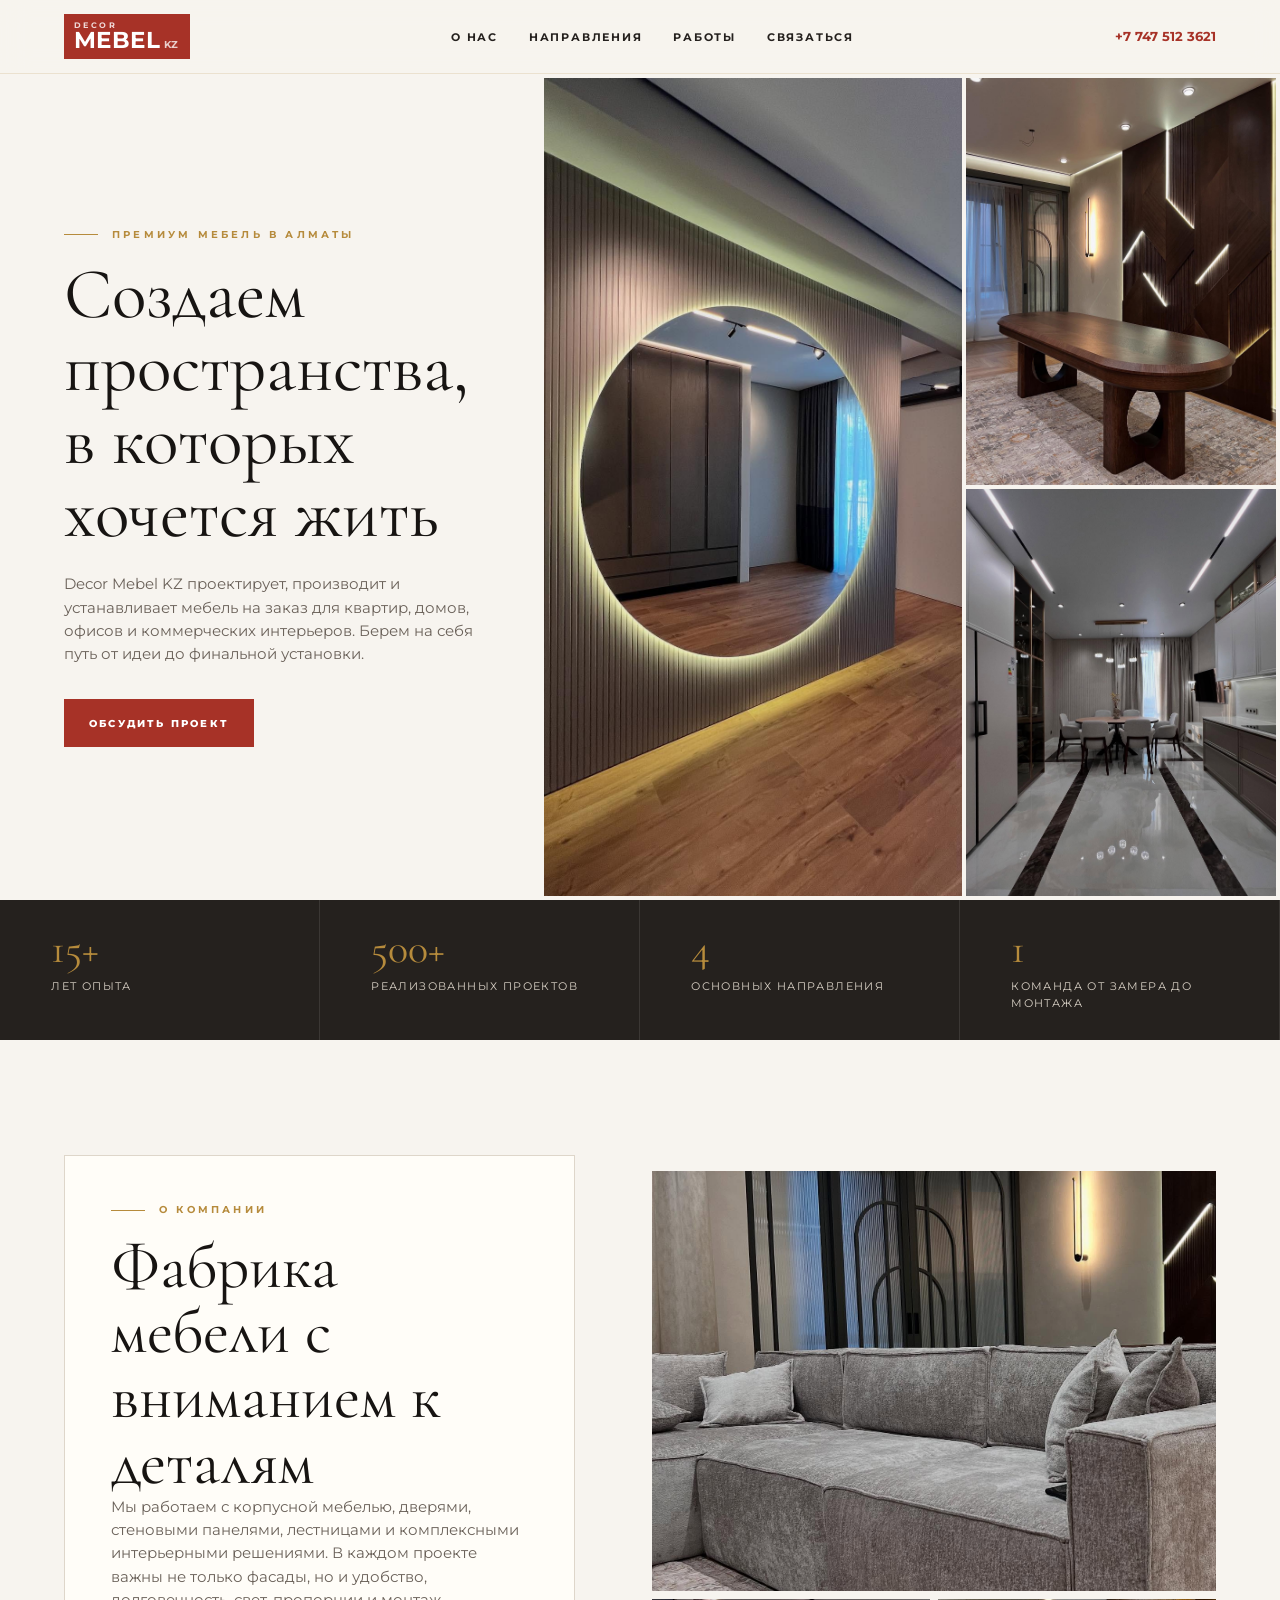
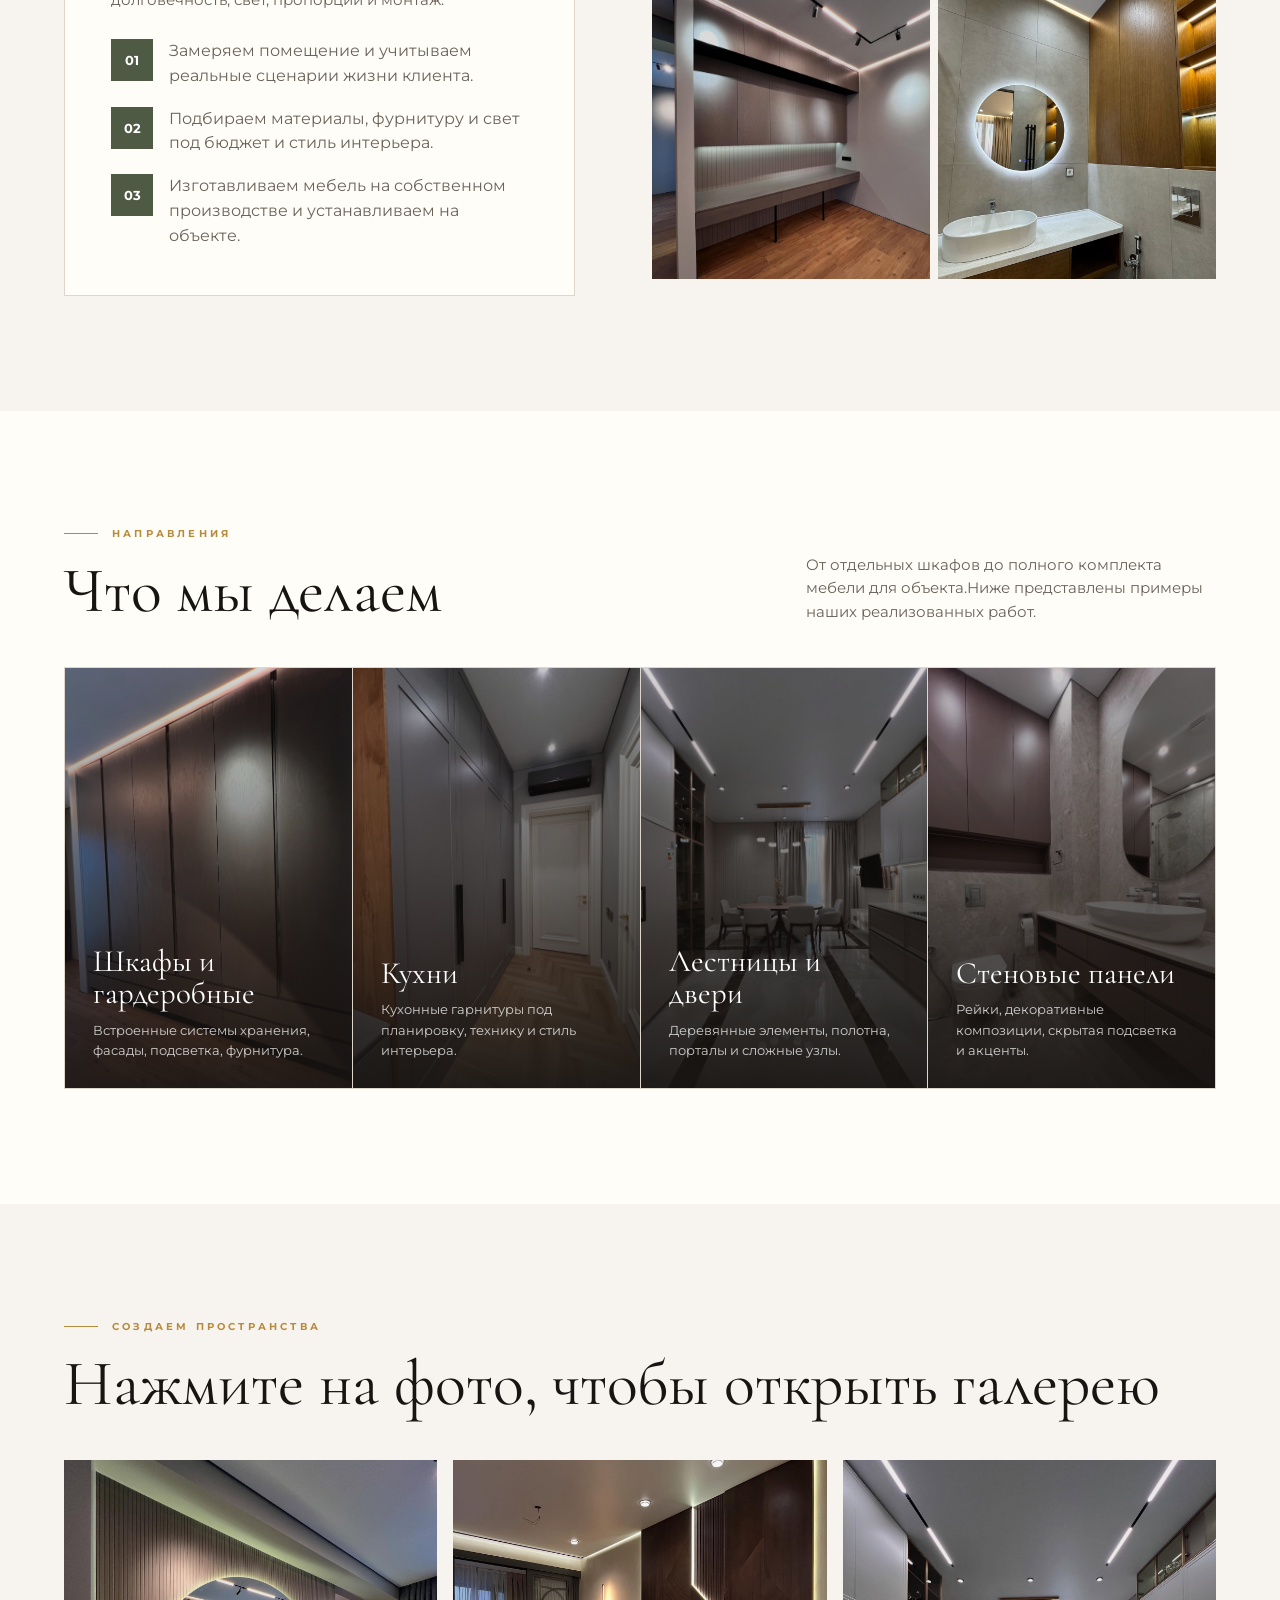
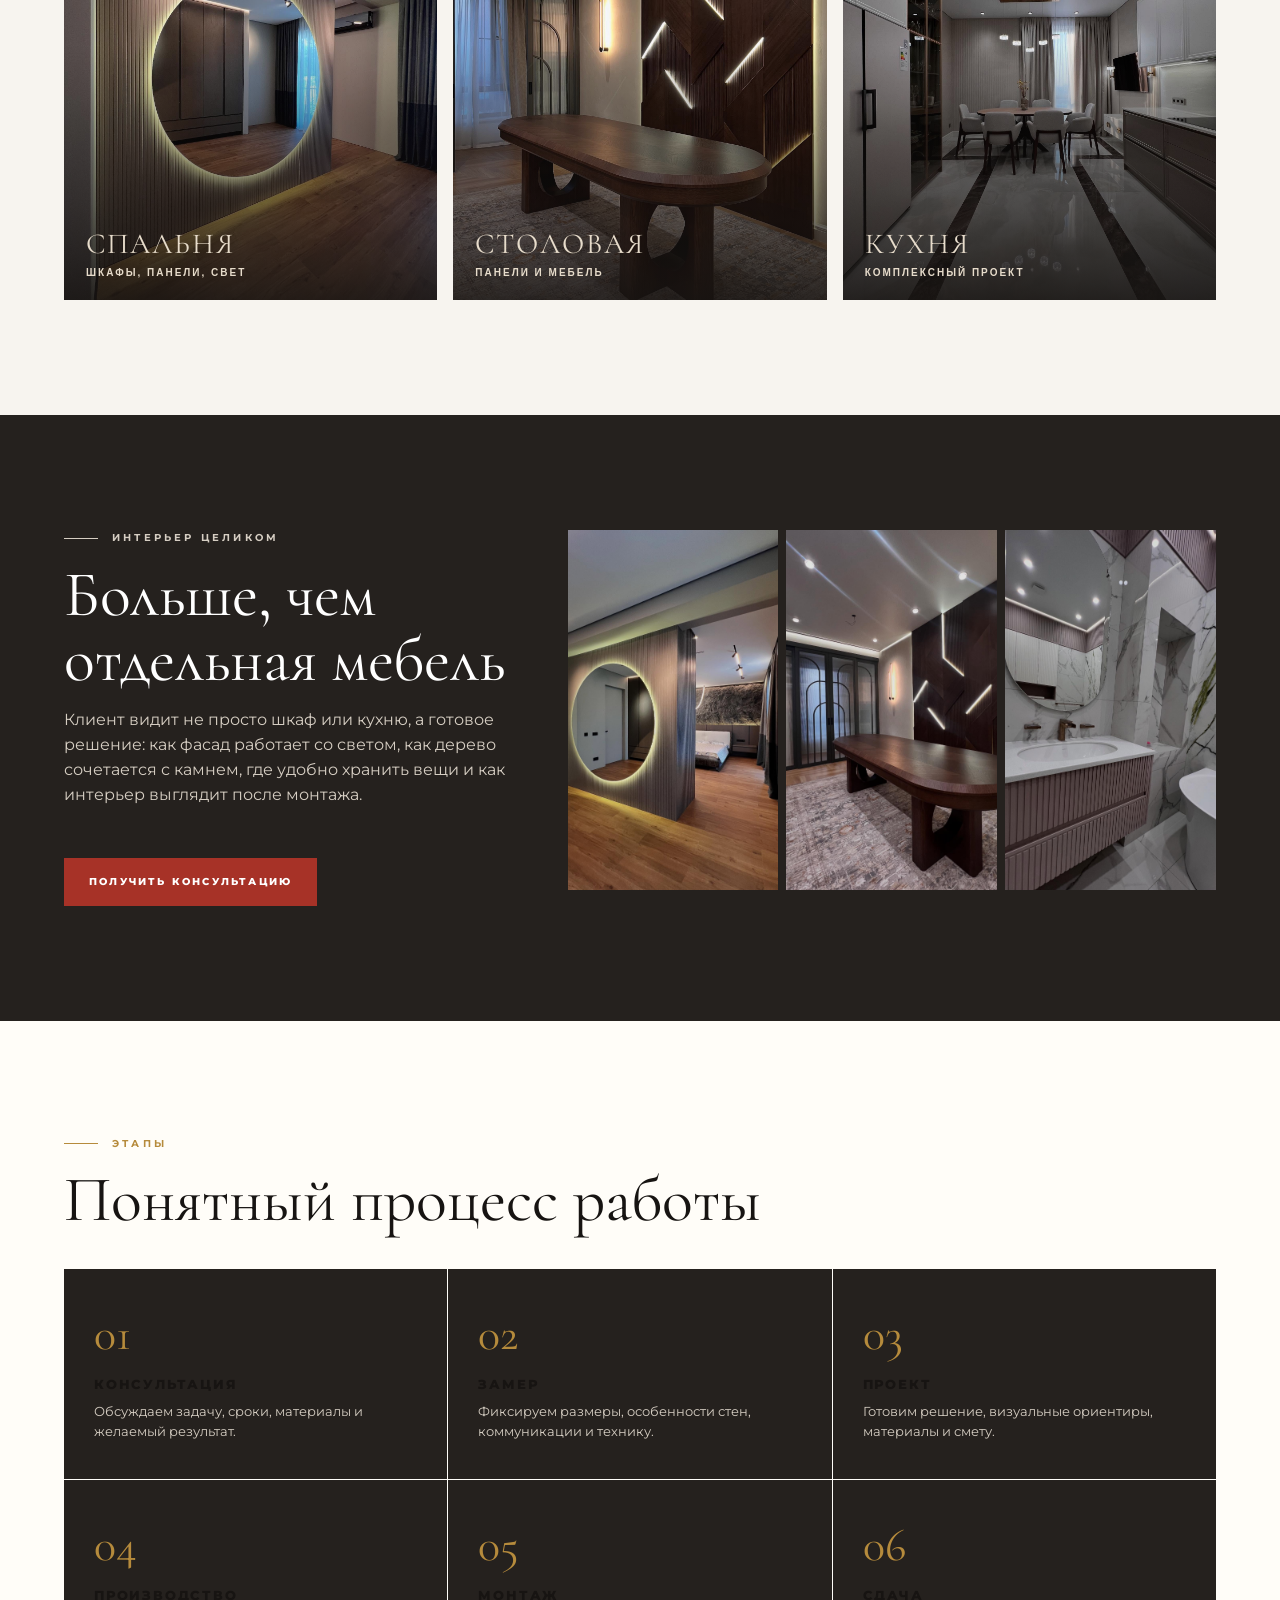
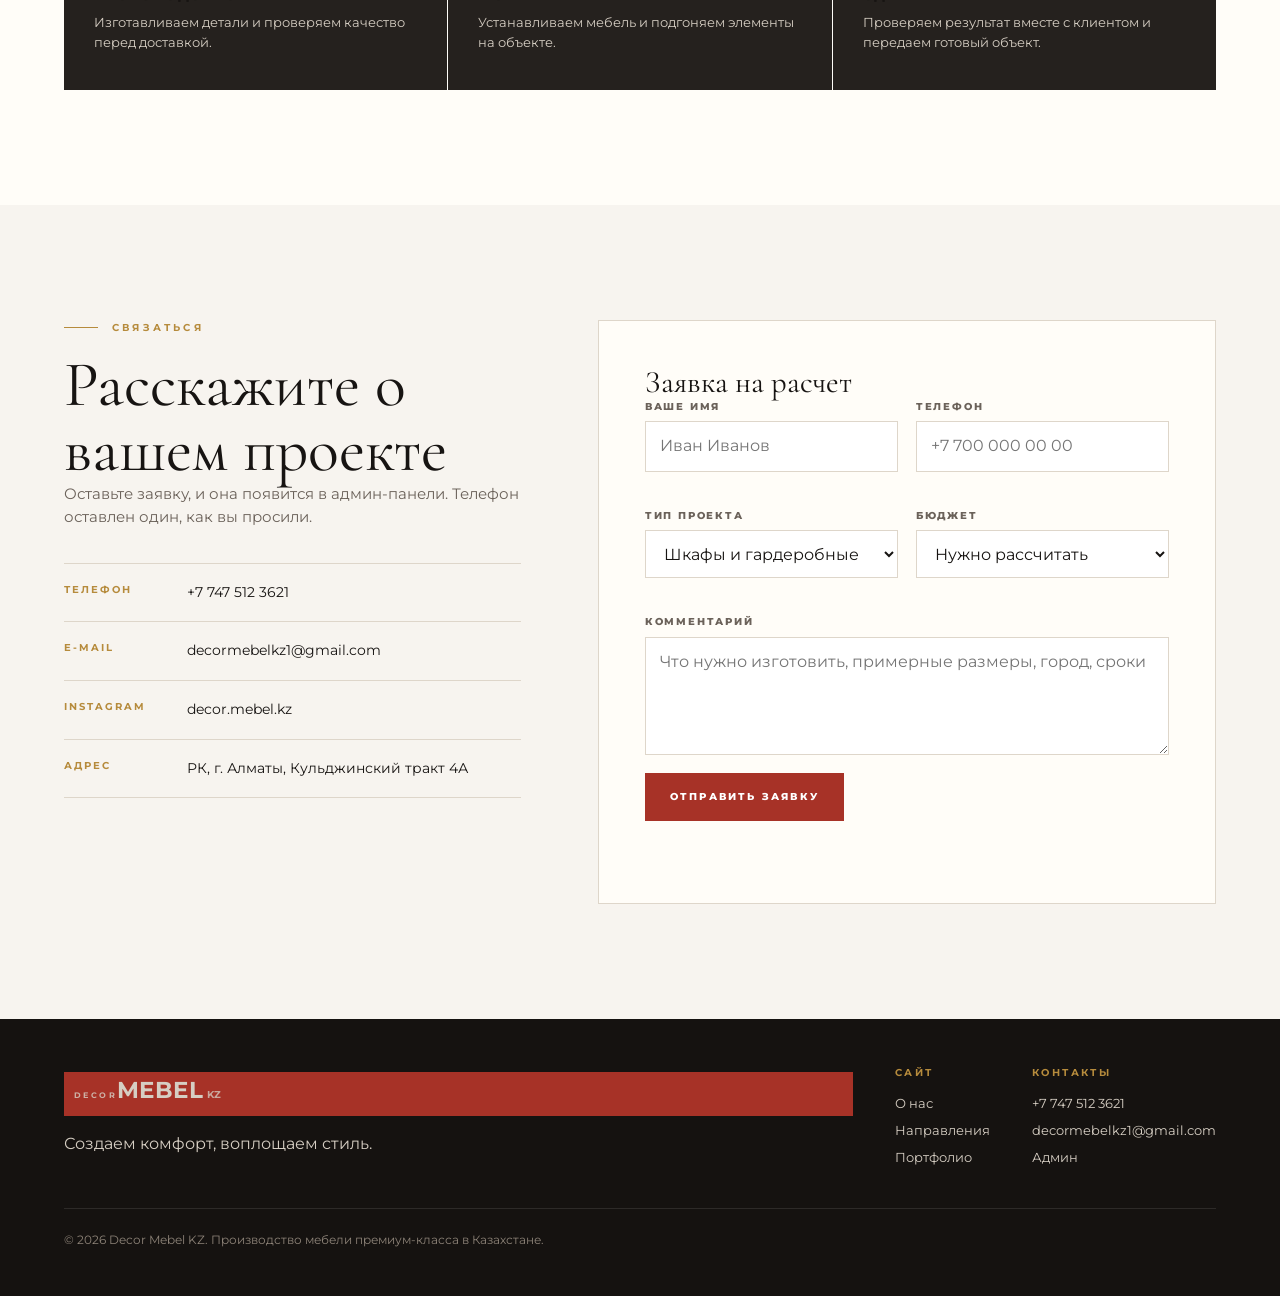
<file: index.html>
<!DOCTYPE html>
<html lang="ru">
<head>
  <meta charset="UTF-8">
  <meta name="viewport" content="width=device-width, initial-scale=1.0">
  <title>Decor Mebel KZ — мебель и интерьерные решения на заказ</title>
  <link rel="preconnect" href="https://fonts.googleapis.com">
  <link rel="preconnect" href="https://fonts.gstatic.com" crossorigin>
  <link href="https://fonts.googleapis.com/css2?family=Cormorant+Garamond:ital,wght@0,400;0,600;1,400&family=Montserrat:wght@400;500;600;700;800&display=swap" rel="stylesheet">
  <link rel="stylesheet" href="styles.css">
</head>
<body>
  <header class="site-header">
    <a class="brand" href="index.html"><small>Decor</small><strong>MEBEL<span>KZ</span></strong></a>
    <nav aria-label="Главная навигация">
      <ul class="nav-links">
        <li><a href="#about">О нас</a></li>
        <li><a href="#services">Направления</a></li>
        <li><a href="#projects">Работы</a></li>
        <li><a href="#contact">Связаться</a></li>
      </ul>
    </nav>
    <a class="header-phone" href="tel:+77013539183">+7 747 512 3621</a>
  </header>

  <main>
    <section class="hero">
      <div class="hero-copy">
        <p class="eyebrow">Премиум мебель в Алматы</p>
        <h1>Создаем пространства,<br>в которых хочется жить</h1>
        <p class="lead">Decor Mebel KZ проектирует, производит и устанавливает мебель на заказ для квартир, домов, офисов и коммерческих интерьеров. Берем на себя путь от идеи до финальной установки.</p>
        <div class="hero-actions">
          <a class="btn primary" href="#contact">Обсудить проект</a>
        </div>
      </div>
      <div class="hero-media" aria-label="Примеры работ Decor Mebel KZ">
        <img src="assets/work-01.jpeg" alt="Спальня с радиусным зеркалом и мебелью">
        <img src="assets/work-08.jpeg" alt="Декоративная стеновая панель и стол">
        <img src="assets/work-17.jpeg" alt="Кухня-столовая с мебелью на заказ">
      </div>
    </section>

    <section class="stats" aria-label="Преимущества">
      <div class="stat"><strong>15+</strong><span>лет опыта</span></div>
      <div class="stat"><strong>500+</strong><span>реализованных проектов</span></div>
      <div class="stat"><strong>4</strong><span>основных направления</span></div>
      <div class="stat"><strong>1</strong><span>команда от замера до монтажа</span></div>
    </section>

    <section class="section" id="about">
      <div class="about-grid">
        <div class="about-panel">
          <p class="section-kicker">О компании</p>
          <h2>Фабрика мебели с вниманием к деталям</h2>
          <p class="lead">Мы работаем с корпусной мебелью, дверями, стеновыми панелями, лестницами и комплексными интерьерными решениями. В каждом проекте важны не только фасады, но и удобство, долговечность, свет, пропорции и монтаж.</p>
          <div class="about-list">
            <div><b>01</b><p>Замеряем помещение и учитываем реальные сценарии жизни клиента.</p></div>
            <div><b>02</b><p>Подбираем материалы, фурнитуру и свет под бюджет и стиль интерьера.</p></div>
            <div><b>03</b><p>Изготавливаем мебель на собственном производстве и устанавливаем на объекте.</p></div>
          </div>
        </div>
        <div class="split-images">
          <img src="assets/work-12.jpeg" alt="Гостиная с диваном и декоративной мебелью">
          <img src="assets/work-05.jpeg" alt="Рабочая зона на заказ">
          <img src="assets/work-16.jpeg" alt="Санузел с мебелью и подсветкой">
        </div>
      </div>
    </section>

    <section class="section paper" id="services">
      <div class="section-head">
        <div>
          <p class="section-kicker">Направления</p>
          <h2>Что мы делаем</h2>
        </div>
        <p class="lead">От отдельных шкафов до полного комплекта мебели для объекта.Ниже представлены примеры наших реализованных работ.</p>
      </div>
      <div class="services-grid">
        <div class="service-card">
          <img src="assets/work-02.jpeg" alt="">
          <h3>Шкафы и гардеробные</h3>
          <p>Встроенные системы хранения, фасады, подсветка, фурнитура.</p>
        </div>
        <div class="service-card">
          <img src="assets/work-24.jpeg" alt="">
          <h3>Кухни</h3>
          <p>Кухонные гарнитуры под планировку, технику и стиль интерьера.</p>
       </div>
        <div class="service-card">
          <img src="assets/work-29.jpeg" alt="">
          <h3>Лестницы и двери</h3>
          <p>Деревянные элементы, полотна, порталы и сложные узлы.</p>
        </div>
        <div class="service-card">
          <img src="assets/work-26.jpeg" alt="">
          <h3>Стеновые панели</h3>
          <p>Рейки, декоративные композиции, скрытая подсветка и акценты.</p>
        </div>
      </div>
    </section>

    <section class="section" id="projects">
      <div class="section-head">
        <div>
          <p class="section-kicker">Создаем пространства</p>
          <h2>Нажмите на фото, чтобы открыть галерею</h2>
        </div>
      </div>
      <div class="projects-grid">
        <button class="project-card" type="button" data-gallery-index="0">
          <img src="assets/work-01.jpeg" alt="Спальня с зеркалом">
          <span class="caption"><b>Спальня</b><span>Шкафы, панели, свет</span></span>
        </button>
        <button class="project-card" type="button" data-gallery-index="7">
          <img src="assets/work-08.jpeg" alt="Столовая">
          <span class="caption"><b>Столовая</b><span>Панели и мебель</span></span>
        </button>
        <button class="project-card" type="button" data-gallery-index="16">
          <img src="assets/work-17.jpeg" alt="Кухня-столовая">
          <span class="caption"><b>Кухня</b><span>Комплексный проект</span></span>
        </button>
      </div>
    </section>

    <section class="section dark">
      <div class="wide-story">
        <div class="story-copy">
          <p class="section-kicker">Интерьер целиком</p>
          <h2>Больше, чем отдельная мебель</h2>
          <p>Клиент видит не просто шкаф или кухню, а готовое решение: как фасад работает со светом, как дерево сочетается с камнем, где удобно хранить вещи и как интерьер выглядит после монтажа.</p>
          <div class="section-actions">
            <a class="btn primary" href="#contact">Получить консультацию</a>
          </div>
        </div>
        <div class="story-gallery">
          <img src="assets/work-03.jpeg" alt="Спальня с перегородкой">
          <img src="assets/work-10.jpeg" alt="Столовая с панелями">
          <img src="assets/work-20.jpeg" alt="Санузел с мебелью">
        </div>
      </div>
    </section>

    <section class="section paper" id="process">
      <p class="section-kicker">Этапы</p>
      <h2>Понятный процесс работы</h2>
      <div class="steps">
        <div class="step"><b>01</b><h3>Консультация</h3><p>Обсуждаем задачу, сроки, материалы и желаемый результат.</p></div>
        <div class="step"><b>02</b><h3>Замер</h3><p>Фиксируем размеры, особенности стен, коммуникации и технику.</p></div>
        <div class="step"><b>03</b><h3>Проект</h3><p>Готовим решение, визуальные ориентиры, материалы и смету.</p></div>
        <div class="step"><b>04</b><h3>Производство</h3><p>Изготавливаем детали и проверяем качество перед доставкой.</p></div>
        <div class="step"><b>05</b><h3>Монтаж</h3><p>Устанавливаем мебель и подгоняем элементы на объекте.</p></div>
        <div class="step"><b>06</b><h3>Сдача</h3><p>Проверяем результат вместе с клиентом и передаем готовый объект.</p></div>
      </div>
    </section>

    <section class="section" id="contact">
      <div class="contact-grid">
        <div>
          <p class="section-kicker">Связаться</p>
          <h2>Расскажите о вашем проекте</h2>
          <p class="lead">Оставьте заявку, и она появится в админ-панели. Телефон оставлен один, как вы просили.</p>
          <div class="contact-list">
            <div class="contact-row"><b>Телефон</b><a href="tel:+77013539183">+7 747 512 3621</a></div>
            <div class="contact-row"><b>E-mail</b><a href="mailto:decormebelkz1@gmail.com">decormebelkz1@gmail.com</a></div>
            <div class="contact-row"><b>Instagram</b><a href="https://instagram.com/decor.mebel.kz" target="_blank" rel="noreferrer">decor.mebel.kz</a></div>
            <div class="contact-row"><b>Адрес</b><span>РК, г. Алматы, Кульджинский тракт 4А</span></div>
          </div>
        </div>
        <form class="contact-form" data-lead-form>
          <h3>Заявка на расчет</h3>
          <div class="form-grid">
            <div class="field"><label for="name">Ваше имя</label><input id="name" name="name" type="text" placeholder="Иван Иванов" required></div>
            <div class="field"><label for="phone">Телефон</label><input id="phone" name="phone" type="tel" placeholder="+7 700 000 00 00" required></div>
            <div class="field"><label for="project">Тип проекта</label><select id="project" name="project"><option>Шкафы и гардеробные</option><option>Кухня</option><option>Стеновые панели</option><option>Двери и лестницы</option><option>Комплексный проект</option></select></div>
            <div class="field"><label for="budget">Бюджет</label><select id="budget" name="budget"><option>Нужно рассчитать</option><option>До 1 млн ₸</option><option>1-3 млн ₸</option><option>3-5 млн ₸</option><option>5+ млн ₸</option></select></div>
            <div class="field full"><label for="message">Комментарий</label><textarea id="message" name="message" placeholder="Что нужно изготовить, примерные размеры, город, сроки"></textarea></div>
          </div>
          <button class="btn primary" type="submit">Отправить заявку</button>
          <p class="form-status" data-form-status></p>
        </form>
      </div>
    </section>
  </main>

  <footer class="site-footer">
    <div class="footer-grid">
      <div>
        <a class="brand" href="index.html"><small>Decor</small><strong>MEBEL<span>KZ</span></strong></a>
        <p>Создаем комфорт, воплощаем стиль.</p>
      </div>
      <div><h4>Сайт</h4><a href="#about">О нас</a><a href="#services">Направления</a><a href="projects.html">Портфолио</a></div>
      <div><h4>Контакты</h4><a href="tel:+77013539183">+7 747 512 3621</a><a href="mailto:decormebelkz1@gmail.com">decormebelkz1@gmail.com</a><a href="admin.html">Админ</a></div>
    </div>
    <div class="copyright">© 2026 Decor Mebel KZ. Производство мебели премиум-класса в Казахстане.</div>
  </footer>

  <div class="lightbox" data-lightbox aria-modal="true" role="dialog">
    <div class="lightbox-title" data-lightbox-title></div>
    <button class="lightbox-close" type="button" data-close aria-label="Закрыть">×</button>
    <button class="lightbox-prev" type="button" data-prev aria-label="Предыдущее фото">‹</button>
    <figure class="lightbox-figure"><img data-lightbox-image src="assets/work-01.jpeg" alt=""></figure>
    <button class="lightbox-next" type="button" data-next aria-label="Следующее фото">›</button>
    <div class="lightbox-thumbs" data-lightbox-thumbs></div>
  </div>

  <script src="app.js"></script>
</body>
</html>
</file>
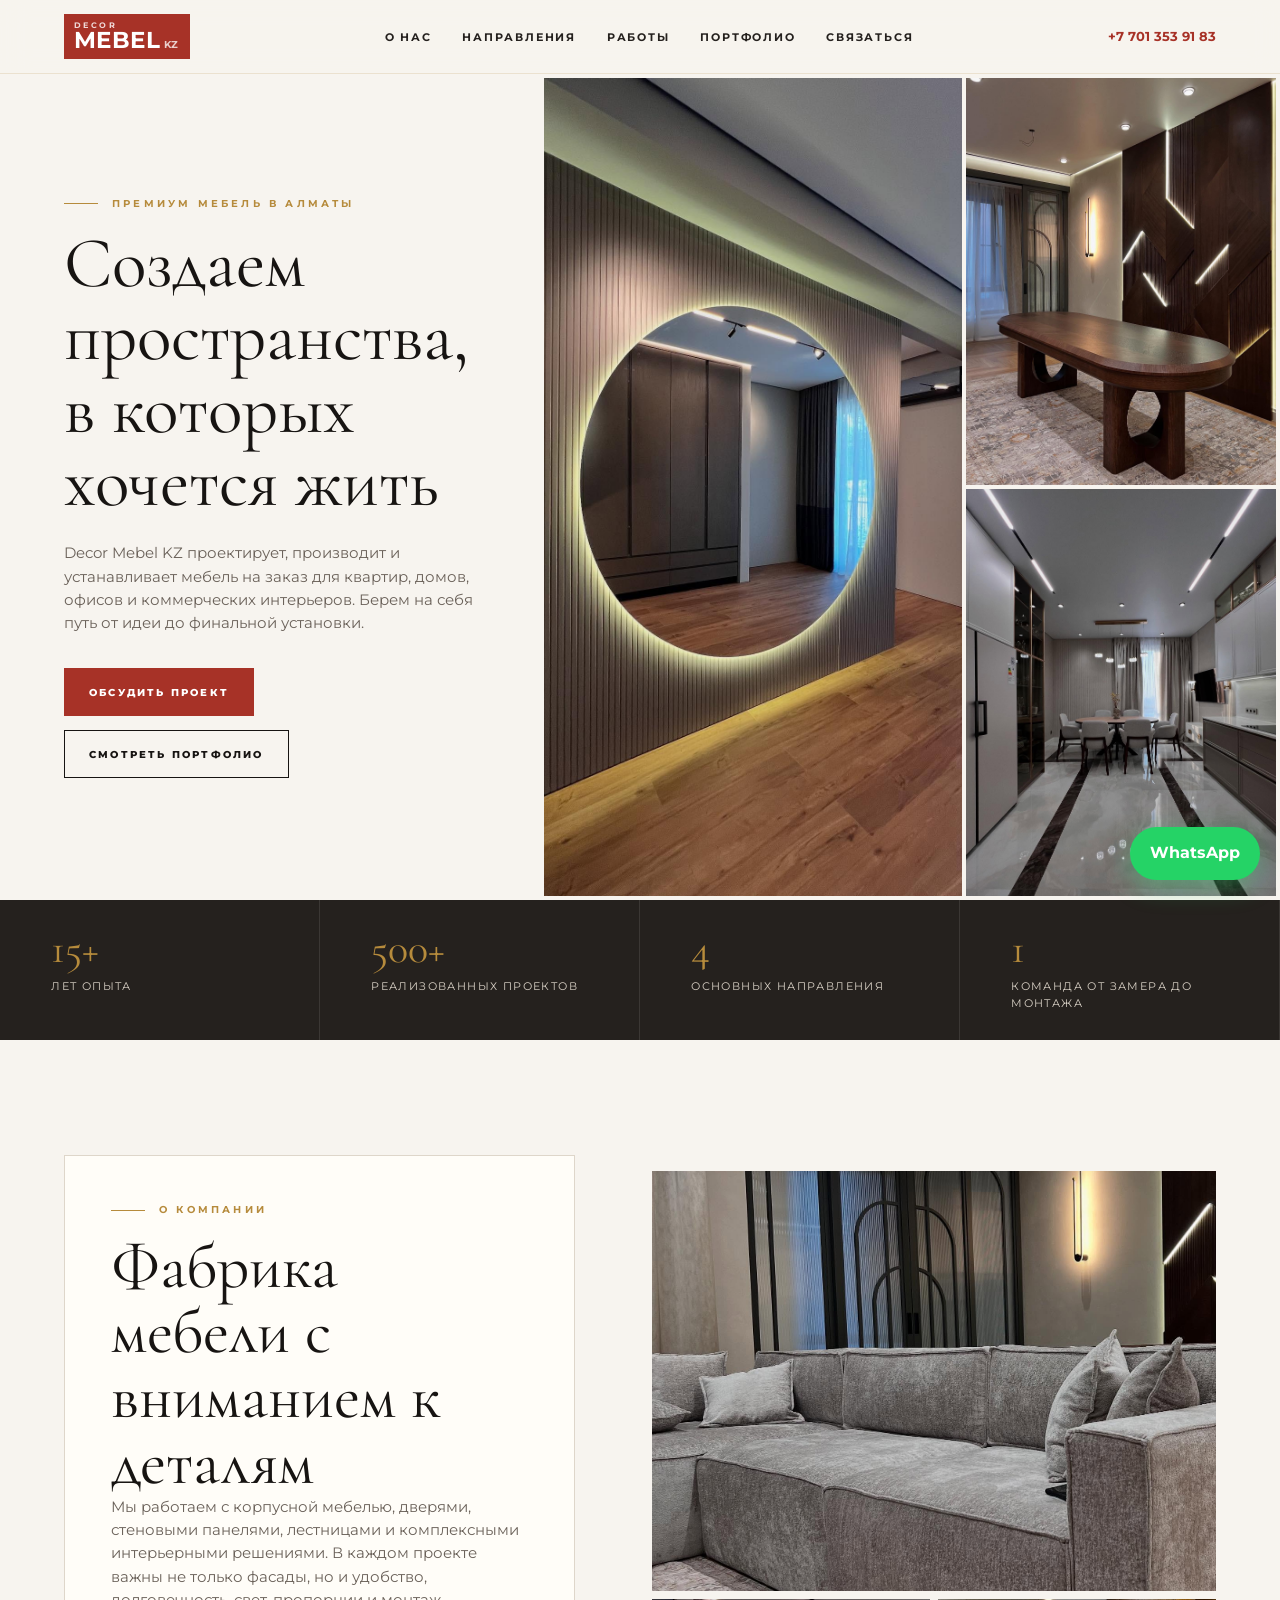
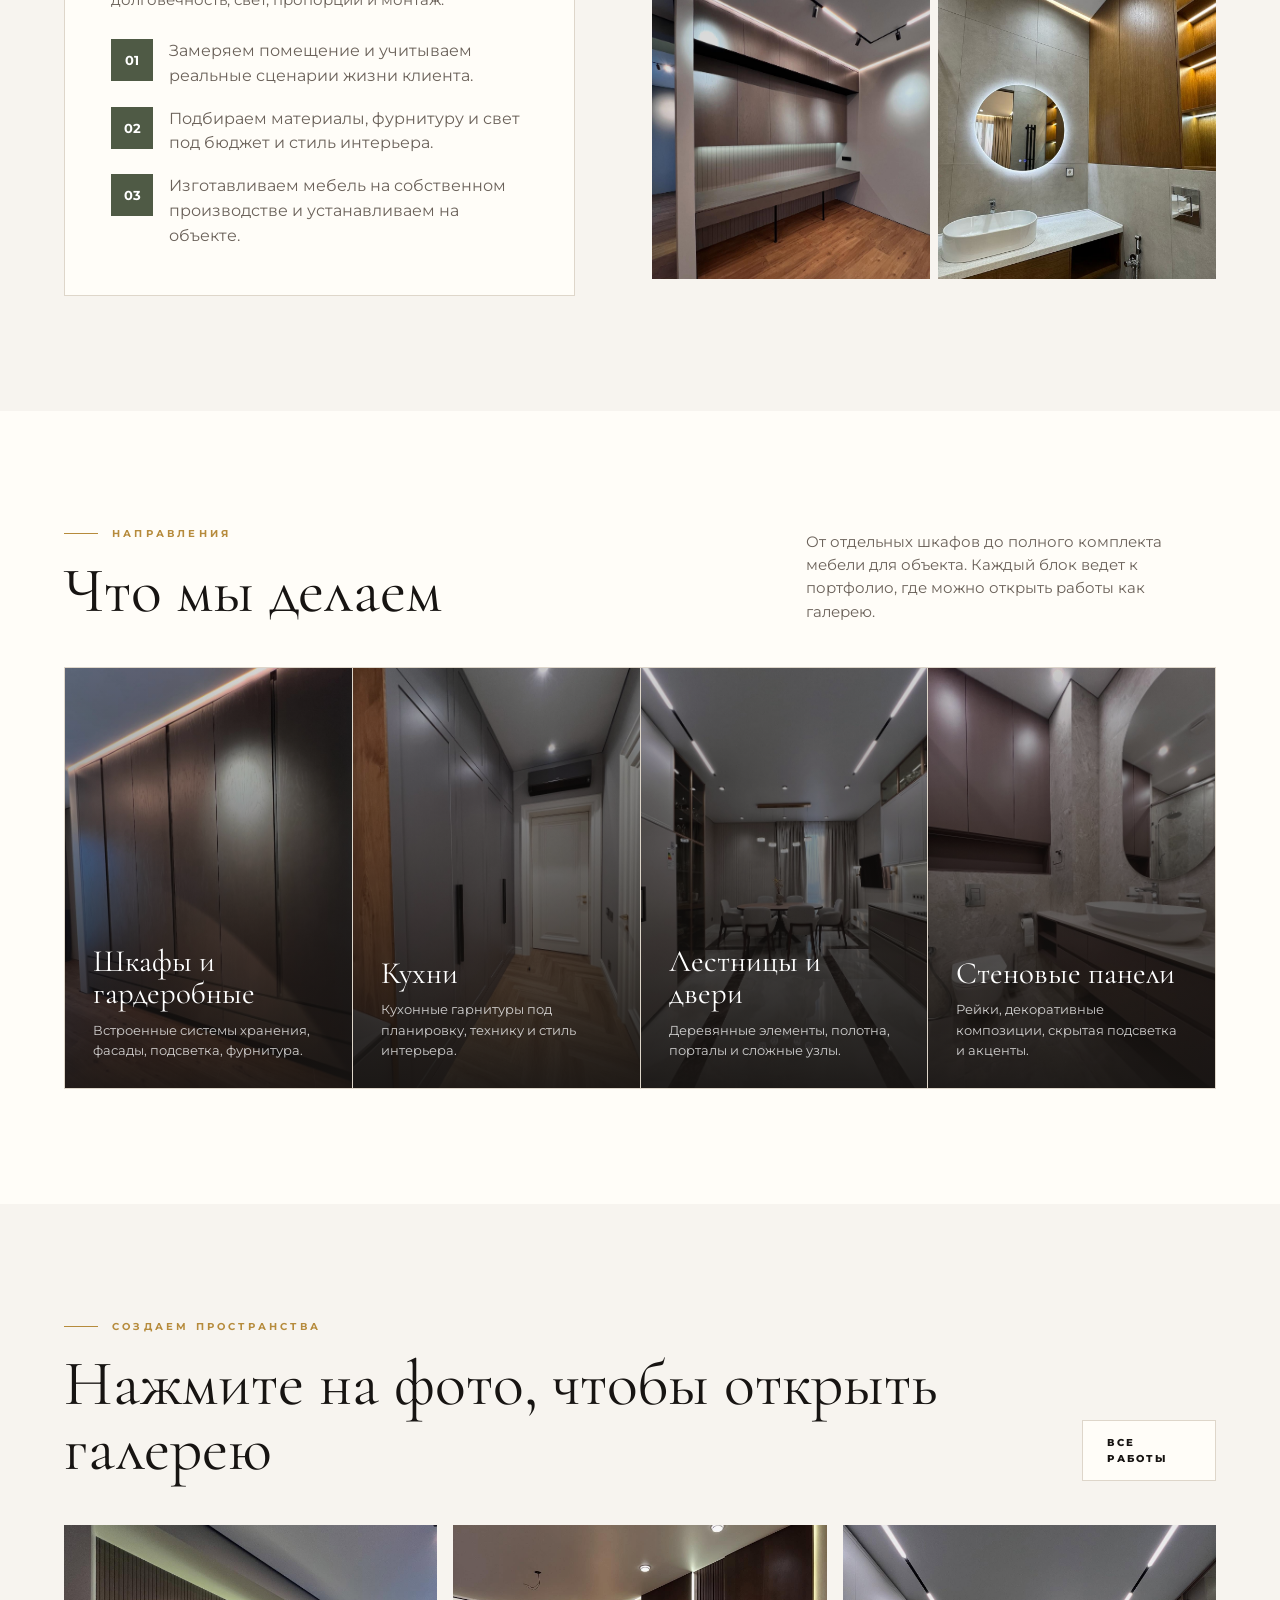
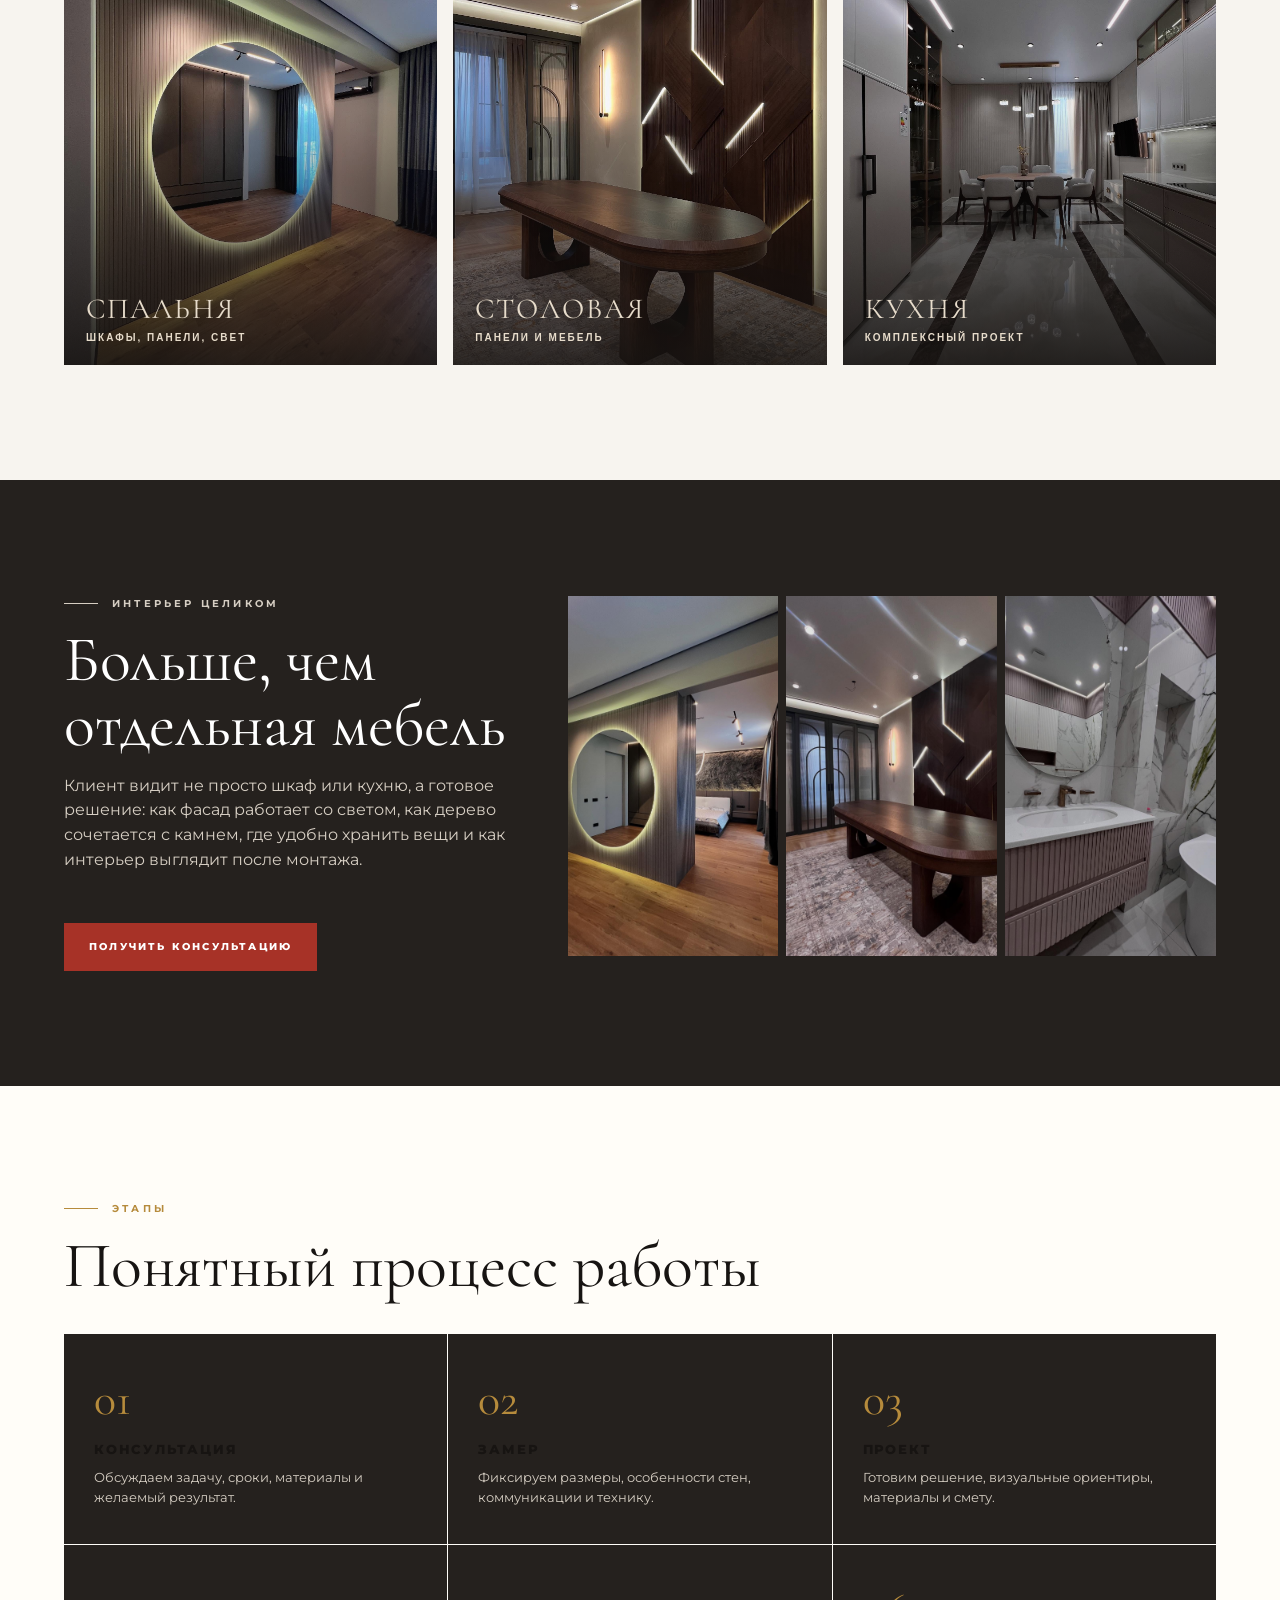
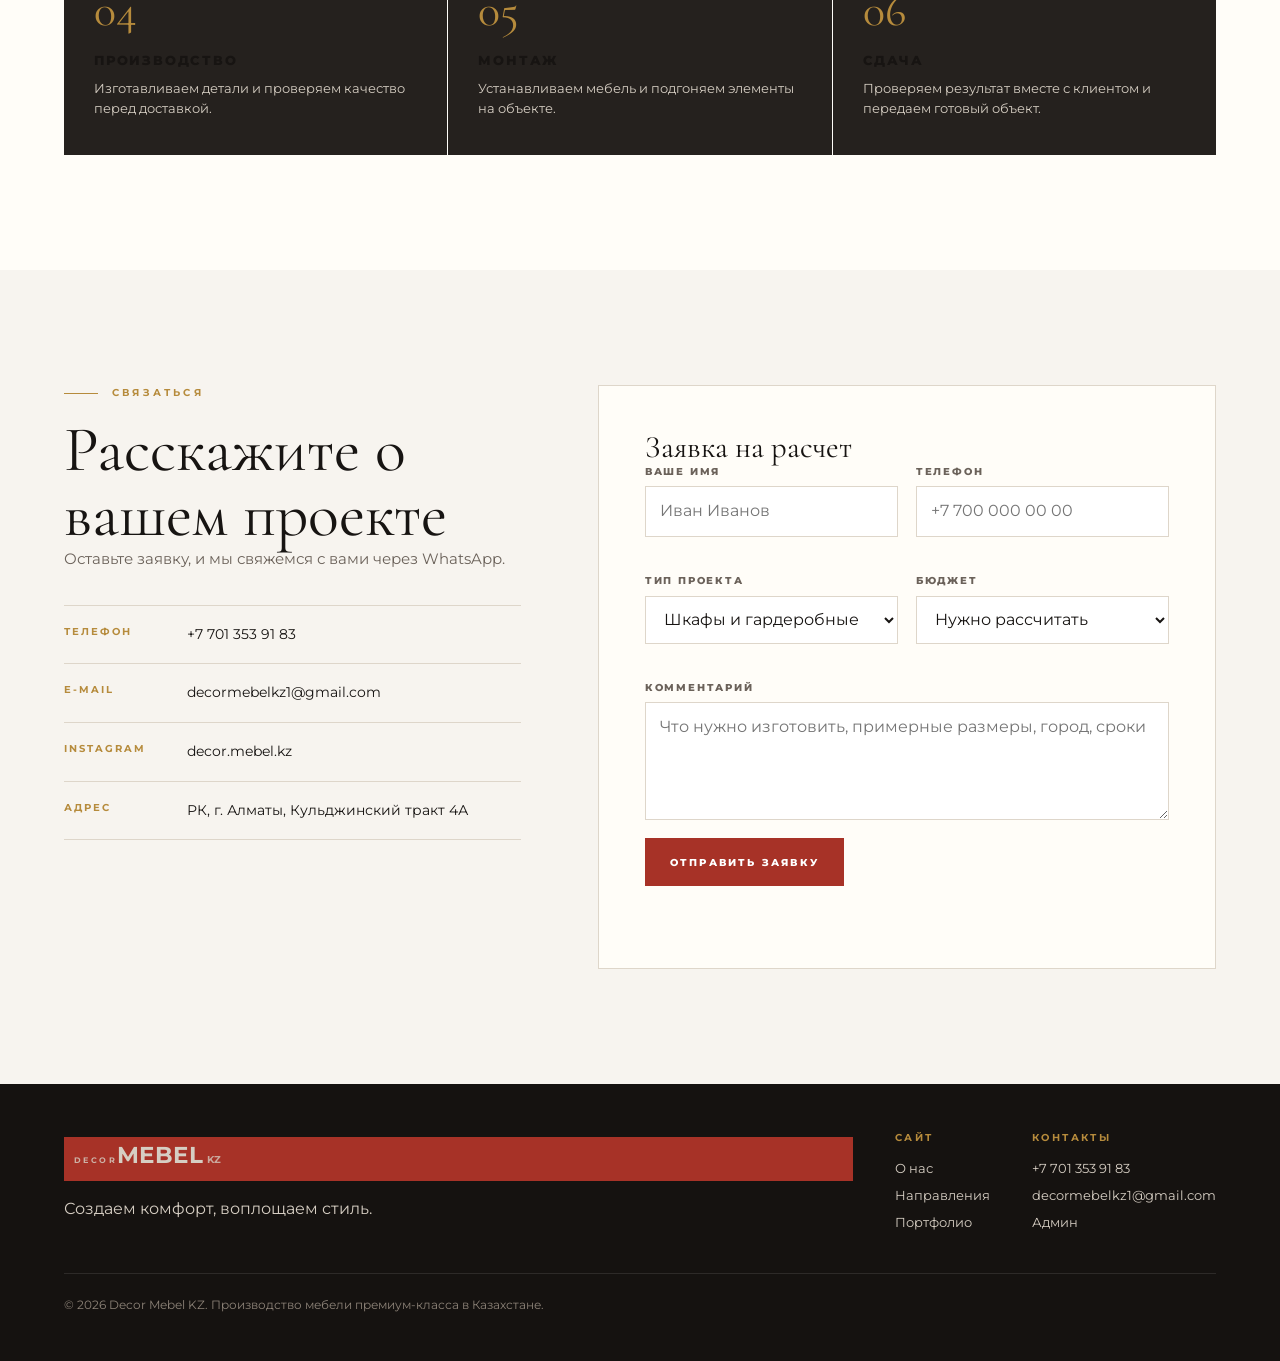
<file: decor-mebel-site/index.html>
<!DOCTYPE html>
<html lang="ru">
<head>
  <meta charset="UTF-8">
  <meta name="viewport" content="width=device-width, initial-scale=1.0">
  <title>Decor Mebel KZ — мебель и интерьерные решения на заказ</title>
  <link rel="preconnect" href="https://fonts.googleapis.com">
  <link rel="preconnect" href="https://fonts.gstatic.com" crossorigin>
  <link href="https://fonts.googleapis.com/css2?family=Cormorant+Garamond:ital,wght@0,400;0,600;1,400&family=Montserrat:wght@400;500;600;700;800&display=swap" rel="stylesheet">
  <link rel="stylesheet" href="styles.css">
</head>
  <a
  href="https://wa.me/77013539183"
  class="whatsapp-float"
  target="_blank"
>
  WhatsApp
</a>
<body>
  <header class="site-header">
    <a class="brand" href="index.html"><small>Decor</small><strong>MEBEL<span>KZ</span></strong></a>
    <nav aria-label="Главная навигация">
      <ul class="nav-links">
        <li><a href="#about">О нас</a></li>
        <li><a href="#services">Направления</a></li>
        <li><a href="#projects">Работы</a></li>
        <li><a href="projects.html">Портфолио</a></li>
        <li><a href="#contact">Связаться</a></li>
      </ul>
    </nav>
    <a class="header-phone" href="tel:+77013539183">+7 701 353 91 83</a>
  </header>

  <main>
    <section class="hero">
      <div class="hero-copy">
        <p class="eyebrow">Премиум мебель в Алматы</p>
        <h1>Создаем пространства,<br>в которых хочется жить</h1>
        <p class="lead">Decor Mebel KZ проектирует, производит и устанавливает мебель на заказ для квартир, домов, офисов и коммерческих интерьеров. Берем на себя путь от идеи до финальной установки.</p>
        <div class="hero-actions">
          <a class="btn primary" href="#contact">Обсудить проект</a>
          <a class="btn" href="projects.html">Смотреть портфолио</a>
        </div>
      </div>
      <div class="hero-media" aria-label="Примеры работ Decor Mebel KZ">
        <img src="assets/work-01.jpeg" alt="Спальня с радиусным зеркалом и мебелью">
        <img src="assets/work-08.jpeg" alt="Декоративная стеновая панель и стол">
        <img src="assets/work-17.jpeg" alt="Кухня-столовая с мебелью на заказ">
      </div>
    </section>

    <section class="stats" aria-label="Преимущества">
      <div class="stat"><strong>15+</strong><span>лет опыта</span></div>
      <div class="stat"><strong>500+</strong><span>реализованных проектов</span></div>
      <div class="stat"><strong>4</strong><span>основных направления</span></div>
      <div class="stat"><strong>1</strong><span>команда от замера до монтажа</span></div>
    </section>

    <section class="section" id="about">
      <div class="about-grid">
        <div class="about-panel">
          <p class="section-kicker">О компании</p>
          <h2>Фабрика мебели с вниманием к деталям</h2>
          <p class="lead">Мы работаем с корпусной мебелью, дверями, стеновыми панелями, лестницами и комплексными интерьерными решениями. В каждом проекте важны не только фасады, но и удобство, долговечность, свет, пропорции и монтаж.</p>
          <div class="about-list">
            <div><b>01</b><p>Замеряем помещение и учитываем реальные сценарии жизни клиента.</p></div>
            <div><b>02</b><p>Подбираем материалы, фурнитуру и свет под бюджет и стиль интерьера.</p></div>
            <div><b>03</b><p>Изготавливаем мебель на собственном производстве и устанавливаем на объекте.</p></div>
          </div>
        </div>
        <div class="split-images">
          <img src="assets/work-12.jpeg" alt="Гостиная с диваном и декоративной мебелью">
          <img src="assets/work-05.jpeg" alt="Рабочая зона на заказ">
          <img src="assets/work-16.jpeg" alt="Санузел с мебелью и подсветкой">
        </div>
      </div>
    </section>

    <section class="section paper" id="services">
      <div class="section-head">
        <div>
          <p class="section-kicker">Направления</p>
          <h2>Что мы делаем</h2>
        </div>
        <p class="lead">От отдельных шкафов до полного комплекта мебели для объекта. Каждый блок ведет к портфолио, где можно открыть работы как галерею.</p>
      </div>
      <div class="services-grid">
        <a class="service-card" href="projects.html">
          <img src="assets/work-02.jpeg" alt="">
          <h3>Шкафы и гардеробные</h3>
          <p>Встроенные системы хранения, фасады, подсветка, фурнитура.</p>
        </a>
        <a class="service-card" href="projects.html">
          <img src="assets/work-24.jpeg" alt="">
          <h3>Кухни</h3>
          <p>Кухонные гарнитуры под планировку, технику и стиль интерьера.</p>
        </a>
        <a class="service-card" href="projects.html">
          <img src="assets/work-29.jpeg" alt="">
          <h3>Лестницы и двери</h3>
          <p>Деревянные элементы, полотна, порталы и сложные узлы.</p>
        </a>
        <a class="service-card" href="projects.html">
          <img src="assets/work-26.jpeg" alt="">
          <h3>Стеновые панели</h3>
          <p>Рейки, декоративные композиции, скрытая подсветка и акценты.</p>
        </a>
      </div>
    </section>

    <section class="section" id="projects">
      <div class="section-head">
        <div>
          <p class="section-kicker">Создаем пространства</p>
          <h2>Нажмите на фото, чтобы открыть галерею</h2>
        </div>
        <a class="btn subtle" href="projects.html">Все работы</a>
      </div>
      <div class="projects-grid">
        <button class="project-card" type="button" data-gallery-index="0">
          <img src="assets/work-01.jpeg" alt="Спальня с зеркалом">
          <span class="caption"><b>Спальня</b><span>Шкафы, панели, свет</span></span>
        </button>
        <button class="project-card" type="button" data-gallery-index="7">
          <img src="assets/work-08.jpeg" alt="Столовая">
          <span class="caption"><b>Столовая</b><span>Панели и мебель</span></span>
        </button>
        <button class="project-card" type="button" data-gallery-index="16">
          <img src="assets/work-17.jpeg" alt="Кухня-столовая">
          <span class="caption"><b>Кухня</b><span>Комплексный проект</span></span>
        </button>
      </div>
    </section>

    <section class="section dark">
      <div class="wide-story">
        <div class="story-copy">
          <p class="section-kicker">Интерьер целиком</p>
          <h2>Больше, чем отдельная мебель</h2>
          <p>Клиент видит не просто шкаф или кухню, а готовое решение: как фасад работает со светом, как дерево сочетается с камнем, где удобно хранить вещи и как интерьер выглядит после монтажа.</p>
          <div class="section-actions">
            <a class="btn primary" href="#contact">Получить консультацию</a>
          </div>
        </div>
        <div class="story-gallery">
          <img src="assets/work-03.jpeg" alt="Спальня с перегородкой">
          <img src="assets/work-10.jpeg" alt="Столовая с панелями">
          <img src="assets/work-20.jpeg" alt="Санузел с мебелью">
        </div>
      </div>
    </section>

    <section class="section paper" id="process">
      <p class="section-kicker">Этапы</p>
      <h2>Понятный процесс работы</h2>
      <div class="steps">
        <div class="step"><b>01</b><h3>Консультация</h3><p>Обсуждаем задачу, сроки, материалы и желаемый результат.</p></div>
        <div class="step"><b>02</b><h3>Замер</h3><p>Фиксируем размеры, особенности стен, коммуникации и технику.</p></div>
        <div class="step"><b>03</b><h3>Проект</h3><p>Готовим решение, визуальные ориентиры, материалы и смету.</p></div>
        <div class="step"><b>04</b><h3>Производство</h3><p>Изготавливаем детали и проверяем качество перед доставкой.</p></div>
        <div class="step"><b>05</b><h3>Монтаж</h3><p>Устанавливаем мебель и подгоняем элементы на объекте.</p></div>
        <div class="step"><b>06</b><h3>Сдача</h3><p>Проверяем результат вместе с клиентом и передаем готовый объект.</p></div>
      </div>
    </section>

    <section class="section" id="contact">
      <div class="contact-grid">
        <div>
          <p class="section-kicker">Связаться</p>
          <h2>Расскажите о вашем проекте</h2>
          <p class="lead">
Оставьте заявку, и мы свяжемся с вами через WhatsApp.
</p>
          <div class="contact-list">
            <div class="contact-row"><b>Телефон</b><a href="tel:+77013539183">+7 701 353 91 83</a></div>
            <div class="contact-row"><b>E-mail</b><a href="mailto:decormebelkz1@gmail.com">decormebelkz1@gmail.com</a></div>
            <div class="contact-row"><b>Instagram</b><a href="https://instagram.com/decor.mebel.kz" target="_blank" rel="noreferrer">decor.mebel.kz</a></div>
            <div class="contact-row"><b>Адрес</b><span>РК, г. Алматы, Кульджинский тракт 4А</span></div>
          </div>
        </div>
        <form class="contact-form" data-lead-form>
          <h3>Заявка на расчет</h3>
          <div class="form-grid">
            <div class="field"><label for="name">Ваше имя</label><input id="name" name="name" type="text" placeholder="Иван Иванов" required></div>
            <div class="field"><label for="phone">Телефон</label><input id="phone" name="phone" type="tel" placeholder="+7 700 000 00 00" required></div>
            <div class="field"><label for="project">Тип проекта</label><select id="project" name="project"><option>Шкафы и гардеробные</option><option>Кухня</option><option>Стеновые панели</option><option>Двери и лестницы</option><option>Комплексный проект</option></select></div>
            <div class="field"><label for="budget">Бюджет</label><select id="budget" name="budget"><option>Нужно рассчитать</option><option>До 1 млн ₸</option><option>1-3 млн ₸</option><option>3-5 млн ₸</option><option>5+ млн ₸</option></select></div>
            <div class="field full"><label for="message">Комментарий</label><textarea id="message" name="message" placeholder="Что нужно изготовить, примерные размеры, город, сроки"></textarea></div>
          </div>
          <button class="btn primary" type="submit">Отправить заявку</button>
          <p class="form-status" data-form-status></p>
        </form>
      </div>
    </section>
  </main>

  <footer class="site-footer">
    <div class="footer-grid">
      <div>
        <a class="brand" href="index.html"><small>Decor</small><strong>MEBEL<span>KZ</span></strong></a>
        <p>Создаем комфорт, воплощаем стиль.</p>
      </div>
      <div><h4>Сайт</h4><a href="#about">О нас</a><a href="#services">Направления</a><a href="projects.html">Портфолио</a></div>
      <div><h4>Контакты</h4><a href="tel:+77013539183">+7 701 353 91 83</a><a href="mailto:decormebelkz1@gmail.com">decormebelkz1@gmail.com</a><a href="admin.html">Админ</a></div>
    </div>
    <div class="copyright">© 2026 Decor Mebel KZ. Производство мебели премиум-класса в Казахстане.</div>
  </footer>

  <div class="lightbox" data-lightbox aria-modal="true" role="dialog">
    <div class="lightbox-title" data-lightbox-title></div>
    <button class="lightbox-close" type="button" data-close aria-label="Закрыть">×</button>
    <button class="lightbox-prev" type="button" data-prev aria-label="Предыдущее фото">‹</button>
    <figure class="lightbox-figure"><img data-lightbox-image src="assets/work-01.jpeg" alt=""></figure>
    <button class="lightbox-next" type="button" data-next aria-label="Следующее фото">›</button>
    <div class="lightbox-thumbs" data-lightbox-thumbs></div>
  </div>
  

  <script>
document.querySelector("[data-lead-form]").addEventListener("submit", function(e) {
  e.preventDefault();

  const name = document.getElementById("name").value;
  const phone = document.getElementById("phone").value;
  const project = document.getElementById("project").value;
  const budget = document.getElementById("budget").value;
  const message = document.getElementById("message").value;

  const text = `
🆕 Новая заявка

👤 Имя: ${name}
📞 Телефон: ${phone}
🛠 Проект: ${project}
💰 Бюджет: ${budget}
💬 Комментарий: ${message}
`;

  window.open(
    "https://wa.me/77013539183?text=" + encodeURIComponent(text),
    "_blank"
  );
});
</script>
  <script src="app.js"></script>
</body>
</html>
</file>
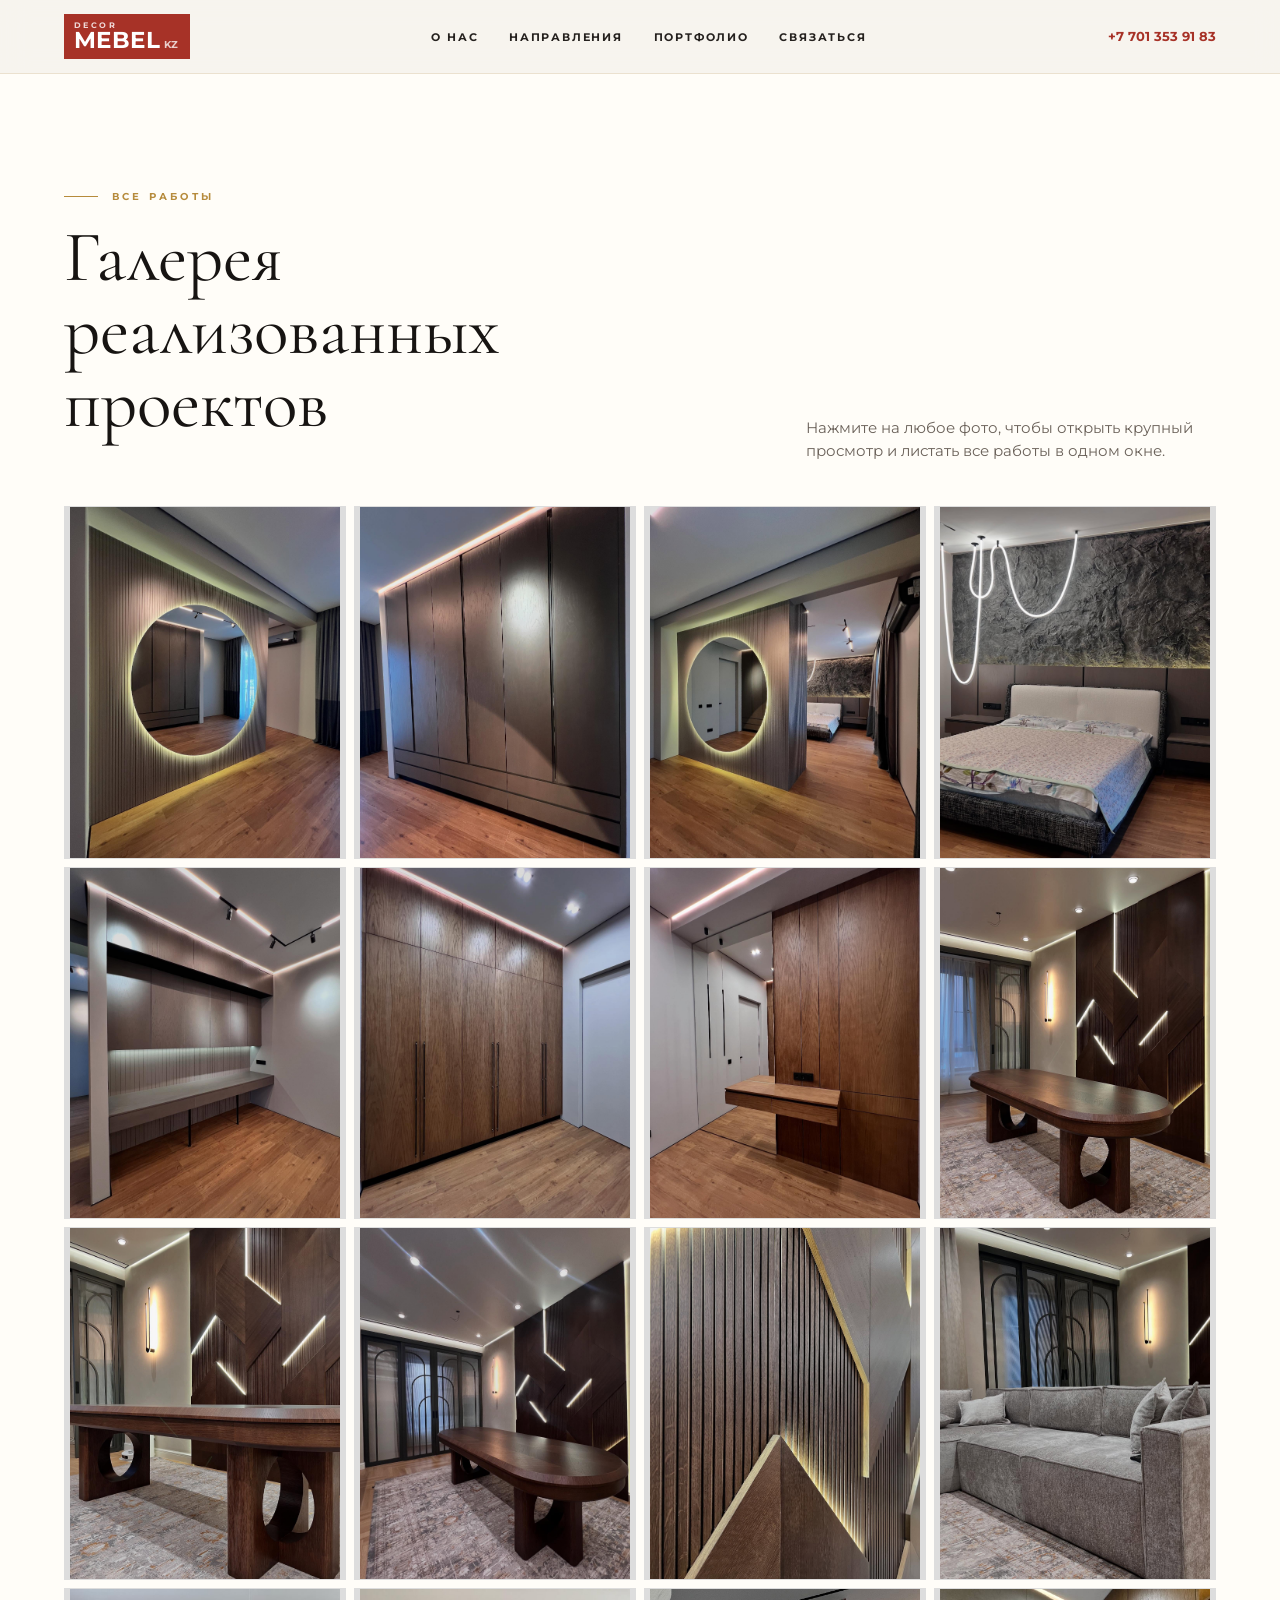
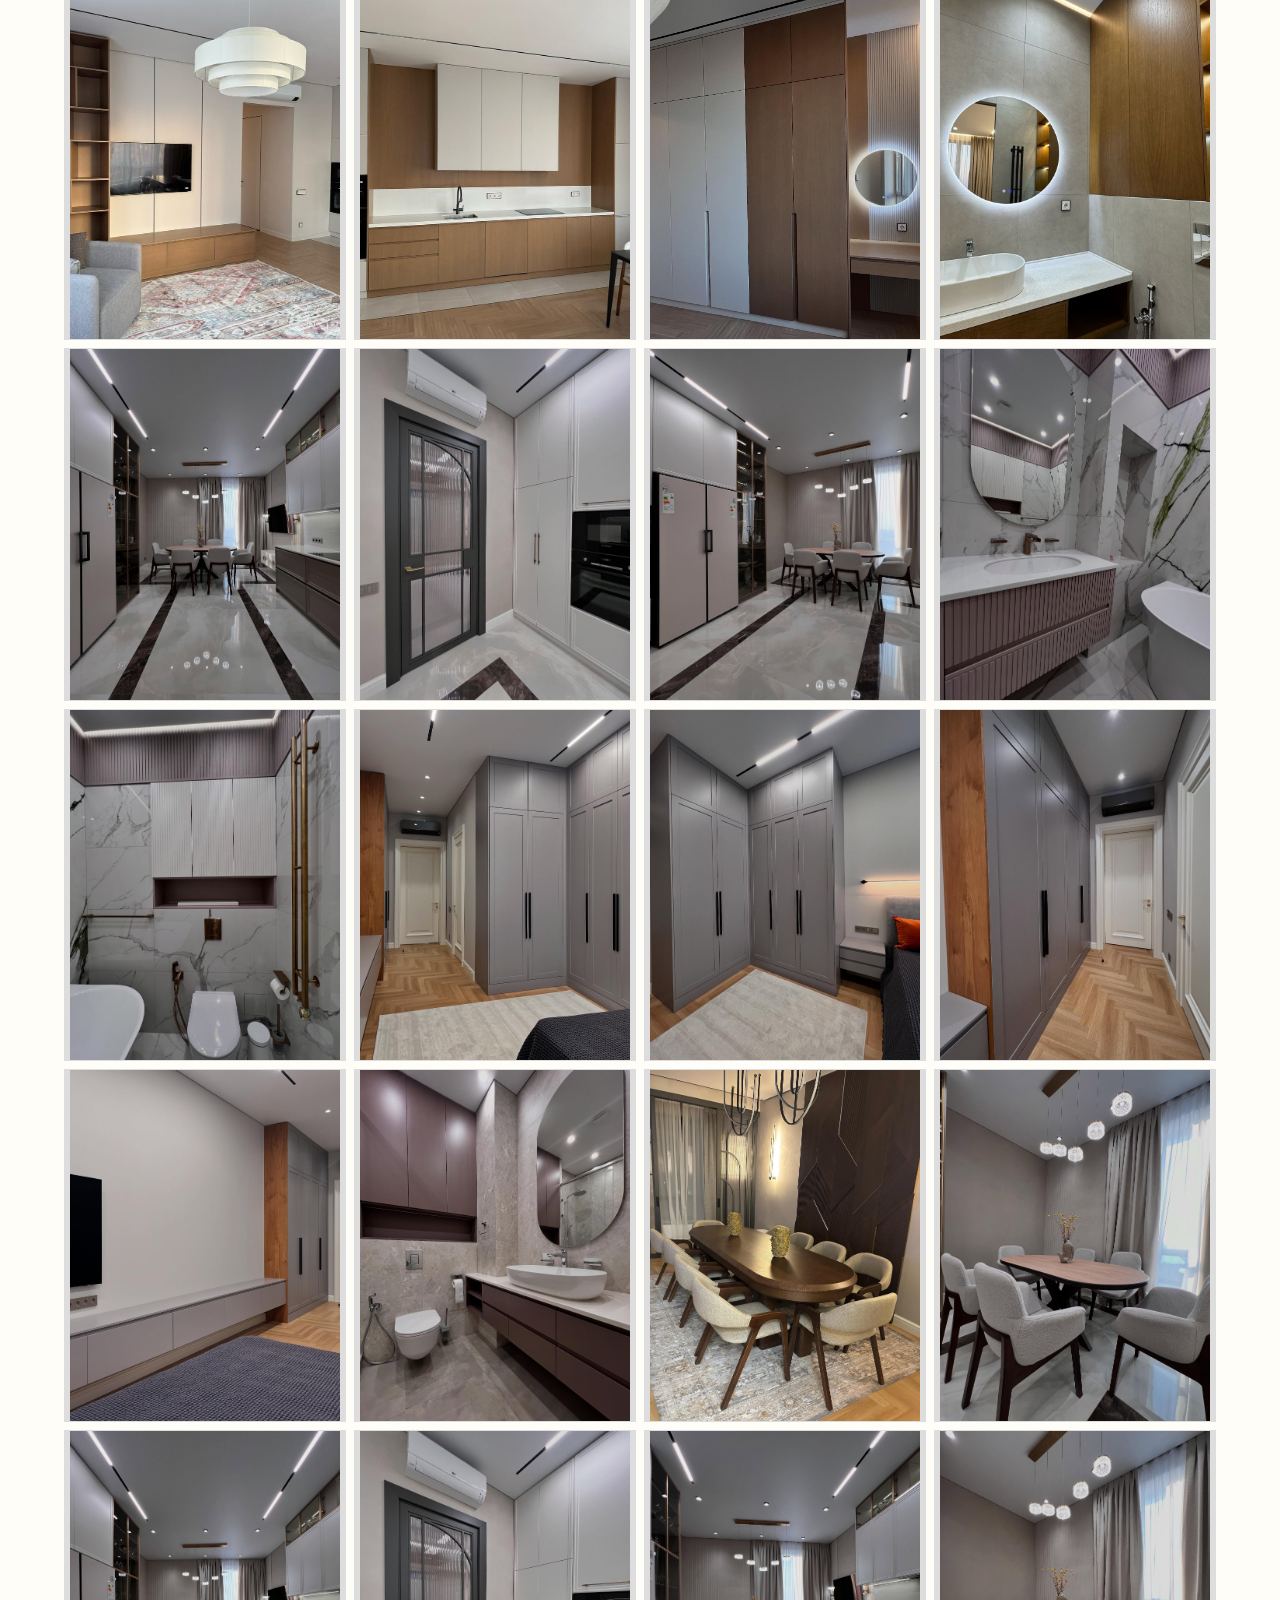
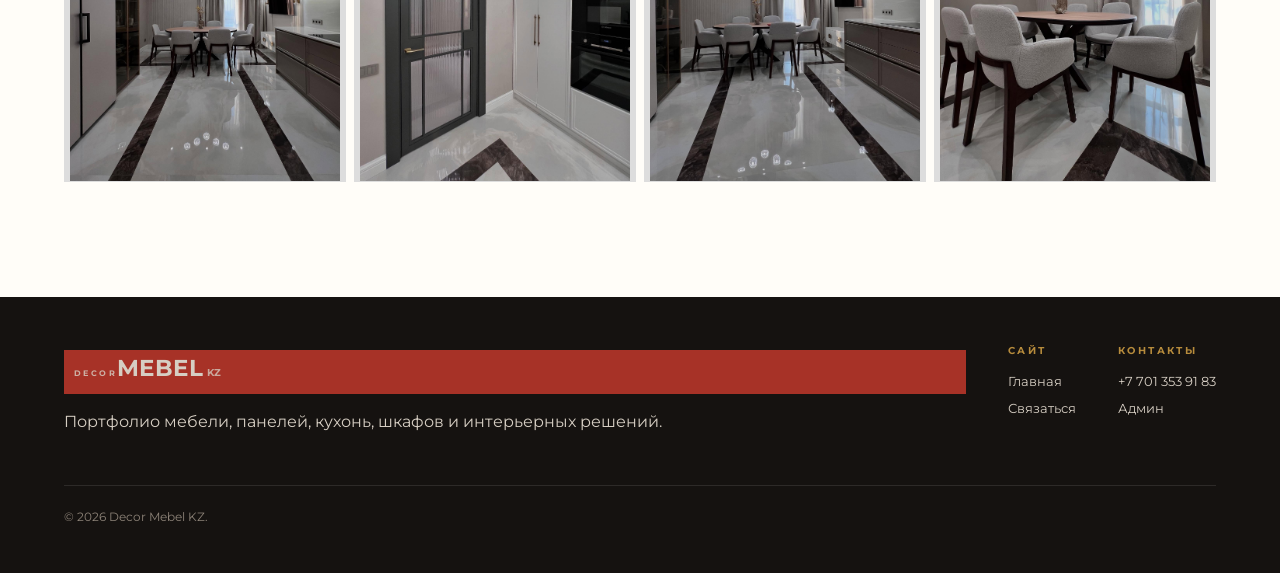
<file: decor-mebel-site/projects.html>
<!DOCTYPE html>
<html lang="ru">
<head>
  <meta charset="UTF-8">
  <meta name="viewport" content="width=device-width, initial-scale=1.0">
  <title>Портфолио — Decor Mebel KZ</title>
  <link rel="preconnect" href="https://fonts.googleapis.com">
  <link rel="preconnect" href="https://fonts.gstatic.com" crossorigin>
  <link href="https://fonts.googleapis.com/css2?family=Cormorant+Garamond:ital,wght@0,400;0,600;1,400&family=Montserrat:wght@400;500;600;700;800&display=swap" rel="stylesheet">
  <link rel="stylesheet" href="styles.css">
</head>
<body>
  <header class="site-header">
    <a class="brand" href="index.html"><small>Decor</small><strong>MEBEL<span>KZ</span></strong></a>
    <nav aria-label="Навигация">
      <ul class="nav-links">
        <li><a href="index.html#about">О нас</a></li>
        <li><a href="index.html#services">Направления</a></li>
        <li><a href="projects.html">Портфолио</a></li>
        <li><a href="index.html#contact">Связаться</a></li>
      </ul>
    </nav>
    <a class="header-phone" href="tel:+77013539183">+7 701 353 91 83</a>
  </header>

  <main>
    <section class="section paper">
      <div class="section-head">
        <div>
          <p class="section-kicker">Все работы</p>
          <h1>Галерея реализованных проектов</h1>
        </div>
        <p class="lead">Нажмите на любое фото, чтобы открыть крупный просмотр и листать все работы в одном окне.</p>
      </div>
      <div class="gallery-page-grid" data-gallery-grid></div>
    </section>
  </main>

  <footer class="site-footer">
    <div class="footer-grid">
      <div>
        <a class="brand" href="index.html"><small>Decor</small><strong>MEBEL<span>KZ</span></strong></a>
        <p>Портфолио мебели, панелей, кухонь, шкафов и интерьерных решений.</p>
      </div>
      <div><h4>Сайт</h4><a href="index.html">Главная</a><a href="index.html#contact">Связаться</a></div>
      <div><h4>Контакты</h4><a href="tel:+77013539183">+7 701 353 91 83</a><a href="admin.html">Админ</a></div>
    </div>
    <div class="copyright">© 2026 Decor Mebel KZ.</div>
  </footer>

  <div class="lightbox" data-lightbox aria-modal="true" role="dialog">
    <div class="lightbox-title" data-lightbox-title></div>
    <button class="lightbox-close" type="button" data-close aria-label="Закрыть">×</button>
    <button class="lightbox-prev" type="button" data-prev aria-label="Предыдущее фото">‹</button>
    <figure class="lightbox-figure"><img data-lightbox-image src="assets/work-01.jpeg" alt=""></figure>
    <button class="lightbox-next" type="button" data-next aria-label="Следующее фото">›</button>
    <div class="lightbox-thumbs" data-lightbox-thumbs></div>
  </div>

  <script src="app.js"></script>
</body>
</html>
</file>
<file: styles.css>
:root {
  --bg: #f7f4ef;
  --paper: #fffdf8;
  --ink: #171412;
  --muted: #6b625a;
  --line: #ded6ca;
  --accent: #a73227;
  --accent-dark: #7d241d;
  --gold: #b68b3c;
  --olive: #4f5a45;
  --charcoal: #25211e;
}

*,
*::before,
*::after {
  box-sizing: border-box;
}

html {
  scroll-behavior: smooth;
}

body {
  margin: 0;
  background: var(--bg);
  color: var(--ink);
  font-family: "Montserrat", Arial, sans-serif;
  line-height: 1.55;
}

img {
  display: block;
  max-width: 100%;
}

a {
  color: inherit;
}

.site-header {
  position: sticky;
  top: 0;
  z-index: 50;
  display: flex;
  align-items: center;
  justify-content: space-between;
  gap: 24px;
  min-height: 74px;
  padding: 14px clamp(18px, 5vw, 64px);
  background: rgba(247, 244, 239, 0.94);
  border-bottom: 1px solid rgba(182, 139, 60, 0.18);
  backdrop-filter: blur(14px);
}

.brand {
  display: inline-flex;
  flex-direction: column;
  justify-content: center;
  min-width: 126px;
  min-height: 44px;
  padding: 7px 10px;
  background: var(--accent);
  color: #fff;
  text-decoration: none;
  line-height: 1;
}

.brand small {
  font-size: 8px;
  font-weight: 700;
  letter-spacing: 2.4px;
  text-transform: uppercase;
  opacity: 0.82;
}

.brand strong {
  font-size: 23px;
  letter-spacing: 0.4px;
}

.brand span {
  font-size: 10px;
  margin-left: 4px;
  opacity: 0.76;
}

.nav-links {
  display: flex;
  align-items: center;
  gap: clamp(14px, 2.4vw, 34px);
  list-style: none;
  margin: 0;
  padding: 0;
}

.nav-links a {
  font-size: 11px;
  font-weight: 700;
  letter-spacing: 1.8px;
  text-decoration: none;
  text-transform: uppercase;
  color: var(--charcoal);
}

.nav-links a:hover {
  color: var(--gold);
}

.header-phone {
  font-size: 13px;
  font-weight: 700;
  text-decoration: none;
  color: var(--accent);
  white-space: nowrap;
}

.hero {
  min-height: calc(100vh - 74px);
  display: grid;
  grid-template-columns: minmax(320px, 0.85fr) minmax(0, 1.15fr);
}

.hero-copy {
  display: flex;
  flex-direction: column;
  justify-content: center;
  padding: clamp(40px, 7vw, 84px) clamp(22px, 5vw, 72px);
}

.eyebrow,
.section-kicker {
  display: flex;
  align-items: center;
  gap: 14px;
  margin: 0 0 16px;
  color: var(--gold);
  font-size: 10px;
  font-weight: 700;
  letter-spacing: 3.2px;
  text-transform: uppercase;
}

.eyebrow::before,
.section-kicker::before {
  content: "";
  width: 34px;
  height: 1px;
  background: currentColor;
}

h1,
h2,
h3 {
  font-family: "Cormorant Garamond", Georgia, serif;
  font-weight: 400;
  line-height: 1.02;
}

h1 {
  max-width: 650px;
  margin: 0 0 22px;
  font-size: clamp(44px, 5.6vw, 72px);
  overflow-wrap: break-word;
}

h2 {
  margin: 0;
  font-size: clamp(38px, 5vw, 70px);
}

h3 {
  margin: 0;
  font-size: 31px;
}

em {
  color: var(--gold);
  font-style: italic;
}

.lead {
  max-width: 570px;
  margin: 0;
  color: var(--muted);
  font-size: 15px;
  font-weight: 400;
}

.hero-actions,
.section-actions {
  display: flex;
  flex-wrap: wrap;
  gap: 14px;
  margin-top: 34px;
}

.btn {
  min-height: 48px;
  display: inline-flex;
  align-items: center;
  justify-content: center;
  gap: 10px;
  padding: 14px 24px;
  border: 1px solid var(--ink);
  background: transparent;
  color: var(--ink);
  font-family: inherit;
  font-size: 10px;
  font-weight: 800;
  letter-spacing: 2.2px;
  text-transform: uppercase;
  text-decoration: none;
  cursor: pointer;
}

.btn.primary {
  border-color: var(--accent);
  background: var(--accent);
  color: #fff;
}

.btn.primary:hover {
  background: var(--accent-dark);
}

.btn.subtle {
  border-color: var(--line);
  background: var(--paper);
}

.hero-media {
  min-height: 560px;
  display: grid;
  grid-template-columns: 1fr 0.74fr;
  gap: 4px;
  padding: 4px 4px 4px 0;
}

.hero-media img {
  width: 100%;
  height: 100%;
  object-fit: cover;
}

.hero-media img:first-child {
  grid-row: span 2;
}

.stats {
  display: grid;
  grid-template-columns: repeat(4, 1fr);
  background: var(--charcoal);
  color: #fff;
}

.stat {
  min-height: 126px;
  padding: 28px clamp(18px, 4vw, 60px);
  border-right: 1px solid rgba(255, 255, 255, 0.1);
}

.stat strong {
  display: block;
  color: var(--gold);
  font-family: "Cormorant Garamond", Georgia, serif;
  font-size: 42px;
  font-weight: 400;
  line-height: 1;
}

.stat span {
  display: block;
  margin-top: 8px;
  color: #d8d0c5;
  font-size: 11px;
  letter-spacing: 1.4px;
  text-transform: uppercase;
}

.section {
  padding: clamp(70px, 9vw, 120px) clamp(18px, 5vw, 64px);
}

.section.paper {
  background: var(--paper);
}

.section.dark {
  background: var(--charcoal);
  color: #fff;
}

.section-head {
  display: flex;
  align-items: end;
  justify-content: space-between;
  gap: 32px;
  margin-bottom: 44px;
}

.section-head .lead {
  max-width: 410px;
}

.about-grid {
  display: grid;
  grid-template-columns: 0.95fr 1.05fr;
  gap: clamp(34px, 6vw, 86px);
  align-items: center;
}

.about-panel {
  padding: clamp(28px, 4vw, 46px);
  background: var(--paper);
  border: 1px solid var(--line);
}

.about-list {
  display: grid;
  gap: 18px;
  margin-top: 28px;
}

.about-list div {
  display: grid;
  grid-template-columns: 42px 1fr;
  gap: 16px;
}

.about-list b {
  width: 42px;
  height: 42px;
  display: inline-flex;
  align-items: center;
  justify-content: center;
  background: var(--olive);
  color: #fff;
  font-size: 13px;
}

.about-list p {
  margin: 0;
  color: var(--muted);
}

.split-images {
  display: grid;
  grid-template-columns: 1fr 1fr;
  gap: 8px;
}

.split-images img {
  width: 100%;
  height: 280px;
  object-fit: cover;
}

.split-images img:first-child {
  grid-column: span 2;
  height: 420px;
}

.services-grid {
  display: grid;
  grid-template-columns: repeat(4, minmax(0, 1fr));
  gap: 1px;
  background: var(--line);
  border: 1px solid var(--line);
}

.service-card {
  min-height: 420px;
  display: flex;
  flex-direction: column;
  justify-content: end;
  position: relative;
  overflow: hidden;
  padding: 28px;
  color: #fff;
  text-decoration: none;
}

.service-card img {
  position: absolute;
  inset: 0;
  width: 100%;
  height: 100%;
  object-fit: cover;
  transition: transform 0.5s;
}

.service-card::after {
  content: "";
  position: absolute;
  inset: 0;
  background: linear-gradient(to top, rgba(23, 20, 18, 0.92), rgba(23, 20, 18, 0.1));
}

.service-card:hover img {
  transform: scale(1.05);
}

.service-card h3,
.service-card p {
  position: relative;
  z-index: 1;
}

.service-card p {
  margin: 10px 0 0;
  color: rgba(255, 255, 255, 0.78);
  font-size: 13px;
}

.projects-grid {
  display: grid;
  grid-template-columns: repeat(3, minmax(0, 1fr));
  gap: 16px;
}

.project-card {
  position: relative;
  overflow: hidden;
  min-height: 440px;
  border: 0;
  background: #ddd;
  color: #fff;
  cursor: pointer;
  text-align: left;
}

.project-card img {
  width: 100%;
  height: 100%;
  object-fit: cover;
  position: absolute;
  inset: 0;
  transition: transform 0.5s, filter 0.4s;
}

.project-card:hover img {
  transform: scale(1.04);
  filter: brightness(0.72);
}

.project-card .caption {
  position: absolute;
  left: 22px;
  right: 22px;
  bottom: 22px;
  z-index: 1;
}

.project-card::after {
  content: "";
  position: absolute;
  inset: 0;
  background: linear-gradient(to top, rgba(23, 20, 18, 0.88), transparent 58%);
}

.project-card b {
  display: block;
  font-family: "Cormorant Garamond", Georgia, serif;
  font-size: 29px;
  font-weight: 400;
}

.project-card span {
  display: inline-block;
  margin-top: 6px;
  color: #e7dccb;
  font-size: 10px;
  font-weight: 800;
  letter-spacing: 2px;
  text-transform: uppercase;
}

.wide-story {
  display: grid;
  grid-template-columns: minmax(280px, 0.84fr) 1.16fr;
  gap: 34px;
  align-items: stretch;
}

.story-copy {
  display: flex;
  flex-direction: column;
  justify-content: center;
}

.story-copy p {
  color: #d6cec3;
}

.story-gallery {
  display: grid;
  grid-template-columns: repeat(3, 1fr);
  gap: 8px;
}

.story-gallery img {
  width: 100%;
  height: 360px;
  object-fit: cover;
}

.steps {
  display: grid;
  grid-template-columns: repeat(3, minmax(0, 1fr));
  gap: 1px;
  margin-top: 36px;
  background: rgba(255, 255, 255, 0.13);
}

.step {
  min-height: 210px;
  padding: 30px;
  background: var(--charcoal);
}

.step b {
  color: var(--gold);
  font-family: "Cormorant Garamond", Georgia, serif;
  font-size: 46px;
  font-weight: 400;
}

.step h3 {
  margin: 8px 0 10px;
  font-family: "Montserrat", Arial, sans-serif;
  font-size: 13px;
  font-weight: 800;
  letter-spacing: 1.8px;
  text-transform: uppercase;
}

.step p {
  margin: 0;
  color: #d6cec3;
  font-size: 13px;
}

.contact-grid {
  display: grid;
  grid-template-columns: 0.85fr 1.15fr;
  gap: clamp(28px, 6vw, 80px);
}

.contact-list {
  margin-top: 34px;
  border-top: 1px solid var(--line);
}

.contact-row {
  display: grid;
  grid-template-columns: 105px 1fr;
  gap: 18px;
  padding: 18px 0;
  border-bottom: 1px solid var(--line);
}

.contact-row b {
  color: var(--gold);
  font-size: 10px;
  letter-spacing: 2px;
  text-transform: uppercase;
}

.contact-row span,
.contact-row a {
  color: var(--ink);
  font-size: 14px;
  text-decoration: none;
}

.contact-form {
  padding: clamp(26px, 4vw, 46px);
  background: var(--paper);
  border: 1px solid var(--line);
}

.form-grid {
  display: grid;
  grid-template-columns: 1fr 1fr;
  gap: 18px;
}

.field {
  display: grid;
  gap: 7px;
  margin-bottom: 18px;
}

.field.full {
  grid-column: 1 / -1;
}

.field label {
  color: var(--muted);
  font-size: 10px;
  font-weight: 800;
  letter-spacing: 1.8px;
  text-transform: uppercase;
}

.field input,
.field select,
.field textarea {
  width: 100%;
  min-height: 48px;
  border: 1px solid var(--line);
  border-radius: 0;
  background: #fff;
  color: var(--ink);
  font: inherit;
  padding: 12px 14px;
  outline: none;
}

.field textarea {
  min-height: 118px;
  resize: vertical;
}

.field input:focus,
.field select:focus,
.field textarea:focus {
  border-color: var(--gold);
}

.form-status {
  min-height: 24px;
  margin: 12px 0 0;
  color: var(--olive);
  font-size: 13px;
  font-weight: 700;
}

.site-footer {
  padding: 46px clamp(18px, 5vw, 64px);
  background: #151210;
  color: #d6cec3;
}

.footer-grid {
  display: grid;
  grid-template-columns: 1fr auto auto;
  gap: 42px;
  align-items: start;
}

.footer-grid h4 {
  margin: 0 0 12px;
  color: var(--gold);
  font-size: 10px;
  letter-spacing: 2.4px;
  text-transform: uppercase;
}

.footer-grid a {
  display: block;
  margin: 7px 0;
  color: #d6cec3;
  font-size: 13px;
  text-decoration: none;
}

.copyright {
  margin-top: 34px;
  padding-top: 22px;
  border-top: 1px solid rgba(255, 255, 255, 0.1);
  color: #8d8378;
  font-size: 12px;
}

.gallery-page-grid {
  display: grid;
  grid-template-columns: repeat(4, minmax(0, 1fr));
  gap: 8px;
}

.gallery-page-grid button {
  position: relative;
  aspect-ratio: 4 / 5;
  overflow: hidden;
  border: 0;
  background: #ddd;
  cursor: pointer;
}

.gallery-page-grid img {
  width: 100%;
  height: 100%;
  object-fit: cover;
  transition: transform 0.4s;
}

.gallery-page-grid button:hover img {
  transform: scale(1.05);
}

.lightbox {
  position: fixed;
  inset: 0;
  z-index: 200;
  display: none;
  grid-template-columns: 72px 1fr 72px;
  grid-template-rows: 72px 1fr 108px;
  gap: 0;
  background: rgba(15, 13, 12, 0.96);
  color: #fff;
}

.lightbox.open {
  display: grid;
}

.lightbox-title {
  grid-column: 2;
  display: flex;
  align-items: center;
  font-size: 13px;
  font-weight: 800;
  letter-spacing: 2px;
  text-transform: uppercase;
}

.lightbox-close,
.lightbox-prev,
.lightbox-next {
  border: 0;
  background: transparent;
  color: #fff;
  font-size: 34px;
  cursor: pointer;
}

.lightbox-close {
  grid-column: 3;
  grid-row: 1;
}

.lightbox-prev {
  grid-column: 1;
  grid-row: 2;
}

.lightbox-next {
  grid-column: 3;
  grid-row: 2;
}

.lightbox-figure {
  grid-column: 2;
  grid-row: 2;
  min-width: 0;
  min-height: 0;
  display: flex;
  align-items: center;
  justify-content: center;
}

.lightbox-figure img {
  max-width: 100%;
  max-height: 100%;
  object-fit: contain;
}

.lightbox-thumbs {
  grid-column: 1 / -1;
  grid-row: 3;
  display: flex;
  gap: 8px;
  overflow-x: auto;
  padding: 16px 22px;
  border-top: 1px solid rgba(255, 255, 255, 0.12);
}

.lightbox-thumbs button {
  flex: 0 0 78px;
  height: 76px;
  border: 2px solid transparent;
  padding: 0;
  background: transparent;
  cursor: pointer;
}

.lightbox-thumbs button.active {
  border-color: var(--gold);
}

.lightbox-thumbs img {
  width: 100%;
  height: 100%;
  object-fit: cover;
}

.admin-body {
  background: #f3f0ea;
}

.admin-shell {
  min-height: 100vh;
  display: grid;
  grid-template-columns: 260px 1fr;
}

.admin-sidebar {
  padding: 28px;
  background: #161310;
  color: #fff;
}

.admin-sidebar .brand {
  margin-bottom: 34px;
}

.admin-menu {
  display: grid;
  gap: 10px;
}

.admin-menu a {
  padding: 12px 14px;
  color: #d6cec3;
  text-decoration: none;
}

.admin-menu a.active,
.admin-menu a:hover {
  background: rgba(182, 139, 60, 0.16);
  color: #fff;
}

.admin-main {
  padding: clamp(22px, 4vw, 44px);
}

.admin-top {
  display: flex;
  align-items: center;
  justify-content: space-between;
  gap: 20px;
  margin-bottom: 28px;
}

.admin-cards {
  display: grid;
  grid-template-columns: repeat(4, 1fr);
  gap: 14px;
  margin-bottom: 24px;
}

.admin-card {
  padding: 20px;
  background: #fff;
  border: 1px solid var(--line);
}

.admin-card b {
  display: block;
  color: var(--gold);
  font-family: "Cormorant Garamond", Georgia, serif;
  font-size: 42px;
  font-weight: 400;
  line-height: 1;
}

.admin-card span {
  color: var(--muted);
  font-size: 11px;
  font-weight: 800;
  letter-spacing: 1.5px;
  text-transform: uppercase;
}

.admin-tools {
  display: flex;
  flex-wrap: wrap;
  gap: 10px;
  margin-bottom: 18px;
}

.admin-tools input,
.admin-tools select {
  min-height: 42px;
  border: 1px solid var(--line);
  background: #fff;
  padding: 10px 12px;
  font: inherit;
}

.leads-table {
  width: 100%;
  border-collapse: collapse;
  background: #fff;
  border: 1px solid var(--line);
}

.leads-table th,
.leads-table td {
  padding: 14px;
  border-bottom: 1px solid var(--line);
  vertical-align: top;
  text-align: left;
  font-size: 13px;
}

.leads-table th {
  color: var(--muted);
  font-size: 10px;
  letter-spacing: 1.8px;
  text-transform: uppercase;
}

.status-select {
  min-height: 36px;
  border: 1px solid var(--line);
  background: #fff;
  font: inherit;
}

.empty-state {
  padding: 34px;
  background: #fff;
  border: 1px solid var(--line);
  color: var(--muted);
}

@media (max-width: 980px) {
  .site-header {
    align-items: center;
    flex-wrap: wrap;
    gap: 12px 18px;
    min-height: auto;
  }

  .nav-links {
    width: 100%;
    overflow-x: auto;
    padding-bottom: 4px;
  }

  .hero,
  .about-grid,
  .wide-story,
  .contact-grid,
  .admin-shell {
    grid-template-columns: 1fr;
  }

  .hero-media {
    min-height: 460px;
    padding-left: 4px;
    grid-template-columns: 1.15fr 0.85fr;
  }

  .stats,
  .services-grid,
  .projects-grid,
  .steps,
  .admin-cards,
  .gallery-page-grid {
    grid-template-columns: repeat(2, minmax(0, 1fr));
  }

  .footer-grid {
    grid-template-columns: 1fr 1fr;
  }

  .admin-sidebar {
    display: none;
  }
}

@media (max-width: 620px) {
  .split-images,
  .form-grid,
  .services-grid,
  .projects-grid,
  .steps,
  .admin-cards,
  .gallery-page-grid,
  .footer-grid {
    grid-template-columns: 1fr;
  }

  .split-images img:first-child {
    grid-column: auto;
  }

  .split-images img,
  .story-gallery img {
    height: auto;
    min-height: 0;
  }

  .section-head,
  .admin-top {
    align-items: flex-start;
    flex-direction: column;
  }

  .lightbox {
    grid-template-columns: 50px 1fr 50px;
  }

  .leads-table {
    display: block;
    overflow-x: auto;
  }
}

@media (max-width: 620px) {
  body {
    background: var(--bg);
  }

  .site-header {
    position: sticky;
    display: grid;
    grid-template-columns: auto 1fr;
    align-items: center;
    padding: 10px 14px 12px;
    background: rgba(247, 244, 239, 0.98);
  }

  .brand {
    min-width: 104px;
    min-height: 38px;
    padding: 6px 9px;
  }

  .brand strong {
    font-size: 18px;
  }

  .header-phone {
    justify-self: end;
    font-size: 12px;
  }

  .site-header nav {
    grid-column: 1 / -1;
    width: 100%;
  }

  .nav-links {
    gap: 18px;
    padding: 8px 0 2px;
    scrollbar-width: none;
  }

  .nav-links::-webkit-scrollbar {
    display: none;
  }

  .nav-links a {
    font-size: 10px;
    letter-spacing: 1.4px;
    white-space: nowrap;
  }

  .hero {
    min-height: auto;
    background:
      linear-gradient(180deg, rgba(247,244,239,0.92) 0%, rgba(247,244,239,0.7) 52%, rgba(247,244,239,1) 100%),
      url("assets/work-01.jpeg") center top / cover no-repeat;
  }

  .hero-copy {
    min-height: 570px;
    justify-content: flex-end;
    padding: 34px 18px 24px;
  }

  .eyebrow,
  .section-kicker {
    gap: 10px;
    margin-bottom: 12px;
    font-size: 9px;
    letter-spacing: 2.1px;
  }

  .eyebrow::before,
  .section-kicker::before {
    width: 24px;
  }

  h1 {
    font-size: clamp(42px, 14vw, 56px);
    line-height: 0.98;
  }

  h2 {
    font-size: clamp(34px, 11vw, 46px);
  }

  h3 {
    font-size: 26px;
  }

  .lead {
    font-size: 14px;
  }

  .hero-actions,
  .section-actions {
    display: grid;
    grid-template-columns: 1fr;
    gap: 10px;
    margin-top: 24px;
  }

  .btn {
    width: 100%;
    min-height: 46px;
    padding: 13px 18px;
  }

  .hero-media {
    display: grid;
    grid-template-columns: 1.2fr 0.8fr;
    grid-template-rows: 180px 180px;
    min-height: 0;
    padding: 0 12px 12px;
    gap: 4px;
  }

  .hero-media img {
    width: 100%;
    height: 100%;
    min-height: 0;
    object-fit: cover;
  }

  .hero-media img:first-child {
    grid-column: 1;
    grid-row: 1 / span 2;
  }

  .stats {
    grid-template-columns: repeat(2, minmax(0, 1fr));
  }

  .stat {
    min-height: 104px;
    padding: 20px 18px;
  }

  .stat strong {
    font-size: 34px;
  }

  .section {
    padding: 58px 16px;
  }

  .about-panel,
  .contact-form {
    padding: 24px 18px;
  }

  .about-list div {
    grid-template-columns: 36px 1fr;
  }

  .about-list b {
    width: 36px;
    height: 36px;
  }

  .split-images {
    grid-template-columns: 1fr 1fr;
    gap: 4px;
  }

  .split-images img,
  .split-images img:first-child {
    height: 210px;
    object-fit: cover;
  }

  .split-images img:first-child {
    grid-column: 1 / -1;
    height: 280px;
  }

  .services-grid,
  .projects-grid {
    gap: 8px;
    background: transparent;
    border: 0;
  }

  .service-card,
  .project-card {
    min-height: 360px;
  }

  .wide-story {
    gap: 24px;
  }

  .story-gallery {
    grid-template-columns: 1fr 1fr;
    gap: 4px;
  }

  .story-gallery img {
    height: 230px;
    object-fit: cover;
  }

  .story-gallery img:first-child {
    grid-column: 1 / -1;
    height: 300px;
  }

  .steps {
    gap: 8px;
    background: transparent;
  }

  .step {
    min-height: 178px;
    padding: 24px;
  }

  .contact-row {
    grid-template-columns: 1fr;
    gap: 6px;
  }

  .lightbox {
    grid-template-columns: 44px 1fr 44px;
    grid-template-rows: 56px 1fr 92px;
  }

  .lightbox-close,
  .lightbox-prev,
  .lightbox-next {
    font-size: 30px;
  }

  .lightbox-title {
    font-size: 11px;
    letter-spacing: 1.4px;
  }

  .lightbox-thumbs {
    padding: 12px;
  }

  .lightbox-thumbs button {
    flex-basis: 64px;
    height: 64px;
  }
}
</file>
<file: decor-mebel-site/styles.css>
:root {
  --bg: #f7f4ef;
  --paper: #fffdf8;
  --ink: #171412;
  --muted: #6b625a;
  --line: #ded6ca;
  --accent: #a73227;
  --accent-dark: #7d241d;
  --gold: #b68b3c;
  --olive: #4f5a45;
  --charcoal: #25211e;
}

*,
*::before,
*::after {
  box-sizing: border-box;
}

html {
  scroll-behavior: smooth;
}

body {
  margin: 0;
  background: var(--bg);
  color: var(--ink);
  font-family: "Montserrat", Arial, sans-serif;
  line-height: 1.55;
}

img {
  display: block;
  max-width: 100%;
}

a {
  color: inherit;
}

.site-header {
  position: sticky;
  top: 0;
  z-index: 50;
  display: flex;
  align-items: center;
  justify-content: space-between;
  gap: 24px;
  min-height: 74px;
  padding: 14px clamp(18px, 5vw, 64px);
  background: rgba(247, 244, 239, 0.94);
  border-bottom: 1px solid rgba(182, 139, 60, 0.18);
  backdrop-filter: blur(14px);
}

.brand {
  display: inline-flex;
  flex-direction: column;
  justify-content: center;
  min-width: 126px;
  min-height: 44px;
  padding: 7px 10px;
  background: var(--accent);
  color: #fff;
  text-decoration: none;
  line-height: 1;
}

.brand small {
  font-size: 8px;
  font-weight: 700;
  letter-spacing: 2.4px;
  text-transform: uppercase;
  opacity: 0.82;
}

.brand strong {
  font-size: 23px;
  letter-spacing: 0.4px;
}

.brand span {
  font-size: 10px;
  margin-left: 4px;
  opacity: 0.76;
}

.nav-links {
  display: flex;
  align-items: center;
  gap: clamp(14px, 2.4vw, 34px);
  list-style: none;
  margin: 0;
  padding: 0;
}

.nav-links a {
  font-size: 11px;
  font-weight: 700;
  letter-spacing: 1.8px;
  text-decoration: none;
  text-transform: uppercase;
  color: var(--charcoal);
}

.nav-links a:hover {
  color: var(--gold);
}

.header-phone {
  font-size: 13px;
  font-weight: 700;
  text-decoration: none;
  color: var(--accent);
  white-space: nowrap;
}

.hero {
  min-height: calc(100vh - 74px);
  display: grid;
  grid-template-columns: minmax(320px, 0.85fr) minmax(0, 1.15fr);
}

.hero-copy {
  display: flex;
  flex-direction: column;
  justify-content: center;
  padding: clamp(40px, 7vw, 84px) clamp(22px, 5vw, 72px);
}

.eyebrow,
.section-kicker {
  display: flex;
  align-items: center;
  gap: 14px;
  margin: 0 0 16px;
  color: var(--gold);
  font-size: 10px;
  font-weight: 700;
  letter-spacing: 3.2px;
  text-transform: uppercase;
}

.eyebrow::before,
.section-kicker::before {
  content: "";
  width: 34px;
  height: 1px;
  background: currentColor;
}

h1,
h2,
h3 {
  font-family: "Cormorant Garamond", Georgia, serif;
  font-weight: 400;
  line-height: 1.02;
}

h1 {
  max-width: 650px;
  margin: 0 0 22px;
  font-size: clamp(44px, 5.6vw, 72px);
  overflow-wrap: break-word;
}

h2 {
  margin: 0;
  font-size: clamp(38px, 5vw, 70px);
}

h3 {
  margin: 0;
  font-size: 31px;
}

em {
  color: var(--gold);
  font-style: italic;
}

.lead {
  max-width: 570px;
  margin: 0;
  color: var(--muted);
  font-size: 15px;
  font-weight: 400;
}

.hero-actions,
.section-actions {
  display: flex;
  flex-wrap: wrap;
  gap: 14px;
  margin-top: 34px;
}

.btn {
  min-height: 48px;
  display: inline-flex;
  align-items: center;
  justify-content: center;
  gap: 10px;
  padding: 14px 24px;
  border: 1px solid var(--ink);
  background: transparent;
  color: var(--ink);
  font-family: inherit;
  font-size: 10px;
  font-weight: 800;
  letter-spacing: 2.2px;
  text-transform: uppercase;
  text-decoration: none;
  cursor: pointer;
}

.btn.primary {
  border-color: var(--accent);
  background: var(--accent);
  color: #fff;
}

.btn.primary:hover {
  background: var(--accent-dark);
}

.btn.subtle {
  border-color: var(--line);
  background: var(--paper);
}

.hero-media {
  min-height: 560px;
  display: grid;
  grid-template-columns: 1fr 0.74fr;
  gap: 4px;
  padding: 4px 4px 4px 0;
}

.hero-media img {
  width: 100%;
  height: 100%;
  object-fit: cover;
}

.hero-media img:first-child {
  grid-row: span 2;
}

.stats {
  display: grid;
  grid-template-columns: repeat(4, 1fr);
  background: var(--charcoal);
  color: #fff;
}

.stat {
  min-height: 126px;
  padding: 28px clamp(18px, 4vw, 60px);
  border-right: 1px solid rgba(255, 255, 255, 0.1);
}

.stat strong {
  display: block;
  color: var(--gold);
  font-family: "Cormorant Garamond", Georgia, serif;
  font-size: 42px;
  font-weight: 400;
  line-height: 1;
}

.stat span {
  display: block;
  margin-top: 8px;
  color: #d8d0c5;
  font-size: 11px;
  letter-spacing: 1.4px;
  text-transform: uppercase;
}

.section {
  padding: clamp(70px, 9vw, 120px) clamp(18px, 5vw, 64px);
}

.section.paper {
  background: var(--paper);
}

.section.dark {
  background: var(--charcoal);
  color: #fff;
}

.section-head {
  display: flex;
  align-items: end;
  justify-content: space-between;
  gap: 32px;
  margin-bottom: 44px;
}

.section-head .lead {
  max-width: 410px;
}

.about-grid {
  display: grid;
  grid-template-columns: 0.95fr 1.05fr;
  gap: clamp(34px, 6vw, 86px);
  align-items: center;
}

.about-panel {
  padding: clamp(28px, 4vw, 46px);
  background: var(--paper);
  border: 1px solid var(--line);
}

.about-list {
  display: grid;
  gap: 18px;
  margin-top: 28px;
}

.about-list div {
  display: grid;
  grid-template-columns: 42px 1fr;
  gap: 16px;
}

.about-list b {
  width: 42px;
  height: 42px;
  display: inline-flex;
  align-items: center;
  justify-content: center;
  background: var(--olive);
  color: #fff;
  font-size: 13px;
}

.about-list p {
  margin: 0;
  color: var(--muted);
}

.split-images {
  display: grid;
  grid-template-columns: 1fr 1fr;
  gap: 8px;
}

.split-images img {
  width: 100%;
  height: 280px;
  object-fit: cover;
}

.split-images img:first-child {
  grid-column: span 2;
  height: 420px;
}

.services-grid {
  display: grid;
  grid-template-columns: repeat(4, minmax(0, 1fr));
  gap: 1px;
  background: var(--line);
  border: 1px solid var(--line);
}

.service-card {
  min-height: 420px;
  display: flex;
  flex-direction: column;
  justify-content: end;
  position: relative;
  overflow: hidden;
  padding: 28px;
  color: #fff;
  text-decoration: none;
}

.service-card img {
  position: absolute;
  inset: 0;
  width: 100%;
  height: 100%;
  object-fit: cover;
  transition: transform 0.5s;
}

.service-card::after {
  content: "";
  position: absolute;
  inset: 0;
  background: linear-gradient(to top, rgba(23, 20, 18, 0.92), rgba(23, 20, 18, 0.1));
}

.service-card:hover img {
  transform: scale(1.05);
}

.service-card h3,
.service-card p {
  position: relative;
  z-index: 1;
}

.service-card p {
  margin: 10px 0 0;
  color: rgba(255, 255, 255, 0.78);
  font-size: 13px;
}

.projects-grid {
  display: grid;
  grid-template-columns: repeat(3, minmax(0, 1fr));
  gap: 16px;
}

.project-card {
  position: relative;
  overflow: hidden;
  min-height: 440px;
  border: 0;
  background: #ddd;
  color: #fff;
  cursor: pointer;
  text-align: left;
}

.project-card img {
  width: 100%;
  height: 100%;
  object-fit: cover;
  position: absolute;
  inset: 0;
  transition: transform 0.5s, filter 0.4s;
}

.project-card:hover img {
  transform: scale(1.04);
  filter: brightness(0.72);
}

.project-card .caption {
  position: absolute;
  left: 22px;
  right: 22px;
  bottom: 22px;
  z-index: 1;
}

.project-card::after {
  content: "";
  position: absolute;
  inset: 0;
  background: linear-gradient(to top, rgba(23, 20, 18, 0.88), transparent 58%);
}

.project-card b {
  display: block;
  font-family: "Cormorant Garamond", Georgia, serif;
  font-size: 29px;
  font-weight: 400;
}

.project-card span {
  display: inline-block;
  margin-top: 6px;
  color: #e7dccb;
  font-size: 10px;
  font-weight: 800;
  letter-spacing: 2px;
  text-transform: uppercase;
}

.wide-story {
  display: grid;
  grid-template-columns: minmax(280px, 0.84fr) 1.16fr;
  gap: 34px;
  align-items: stretch;
}

.story-copy {
  display: flex;
  flex-direction: column;
  justify-content: center;
}

.story-copy p {
  color: #d6cec3;
}

.story-gallery {
  display: grid;
  grid-template-columns: repeat(3, 1fr);
  gap: 8px;
}

.story-gallery img {
  width: 100%;
  height: 360px;
  object-fit: cover;
}

.steps {
  display: grid;
  grid-template-columns: repeat(3, minmax(0, 1fr));
  gap: 1px;
  margin-top: 36px;
  background: rgba(255, 255, 255, 0.13);
}

.step {
  min-height: 210px;
  padding: 30px;
  background: var(--charcoal);
}

.step b {
  color: var(--gold);
  font-family: "Cormorant Garamond", Georgia, serif;
  font-size: 46px;
  font-weight: 400;
}

.step h3 {
  margin: 8px 0 10px;
  font-family: "Montserrat", Arial, sans-serif;
  font-size: 13px;
  font-weight: 800;
  letter-spacing: 1.8px;
  text-transform: uppercase;
}

.step p {
  margin: 0;
  color: #d6cec3;
  font-size: 13px;
}

.contact-grid {
  display: grid;
  grid-template-columns: 0.85fr 1.15fr;
  gap: clamp(28px, 6vw, 80px);
}

.contact-list {
  margin-top: 34px;
  border-top: 1px solid var(--line);
}

.contact-row {
  display: grid;
  grid-template-columns: 105px 1fr;
  gap: 18px;
  padding: 18px 0;
  border-bottom: 1px solid var(--line);
}

.contact-row b {
  color: var(--gold);
  font-size: 10px;
  letter-spacing: 2px;
  text-transform: uppercase;
}

.contact-row span,
.contact-row a {
  color: var(--ink);
  font-size: 14px;
  text-decoration: none;
}

.contact-form {
  padding: clamp(26px, 4vw, 46px);
  background: var(--paper);
  border: 1px solid var(--line);
}

.form-grid {
  display: grid;
  grid-template-columns: 1fr 1fr;
  gap: 18px;
}

.field {
  display: grid;
  gap: 7px;
  margin-bottom: 18px;
}

.field.full {
  grid-column: 1 / -1;
}

.field label {
  color: var(--muted);
  font-size: 10px;
  font-weight: 800;
  letter-spacing: 1.8px;
  text-transform: uppercase;
}

.field input,
.field select,
.field textarea {
  width: 100%;
  min-height: 48px;
  border: 1px solid var(--line);
  border-radius: 0;
  background: #fff;
  color: var(--ink);
  font: inherit;
  padding: 12px 14px;
  outline: none;
}

.field textarea {
  min-height: 118px;
  resize: vertical;
}

.field input:focus,
.field select:focus,
.field textarea:focus {
  border-color: var(--gold);
}

.form-status {
  min-height: 24px;
  margin: 12px 0 0;
  color: var(--olive);
  font-size: 13px;
  font-weight: 700;
}

.site-footer {
  padding: 46px clamp(18px, 5vw, 64px);
  background: #151210;
  color: #d6cec3;
}

.footer-grid {
  display: grid;
  grid-template-columns: 1fr auto auto;
  gap: 42px;
  align-items: start;
}

.footer-grid h4 {
  margin: 0 0 12px;
  color: var(--gold);
  font-size: 10px;
  letter-spacing: 2.4px;
  text-transform: uppercase;
}

.footer-grid a {
  display: block;
  margin: 7px 0;
  color: #d6cec3;
  font-size: 13px;
  text-decoration: none;
}

.copyright {
  margin-top: 34px;
  padding-top: 22px;
  border-top: 1px solid rgba(255, 255, 255, 0.1);
  color: #8d8378;
  font-size: 12px;
}

.gallery-page-grid {
  display: grid;
  grid-template-columns: repeat(4, minmax(0, 1fr));
  gap: 8px;
}

.gallery-page-grid button {
  position: relative;
  aspect-ratio: 4 / 5;
  overflow: hidden;
  border: 0;
  background: #ddd;
  cursor: pointer;
}

.gallery-page-grid img {
  width: 100%;
  height: 100%;
  object-fit: cover;
  transition: transform 0.4s;
}

.gallery-page-grid button:hover img {
  transform: scale(1.05);
}

.lightbox {
  position: fixed;
  inset: 0;
  z-index: 200;
  display: none;
  grid-template-columns: 72px 1fr 72px;
  grid-template-rows: 72px 1fr 108px;
  gap: 0;
  background: rgba(15, 13, 12, 0.96);
  color: #fff;
}

.lightbox.open {
  display: grid;
}

.lightbox-title {
  grid-column: 2;
  display: flex;
  align-items: center;
  font-size: 13px;
  font-weight: 800;
  letter-spacing: 2px;
  text-transform: uppercase;
}

.lightbox-close,
.lightbox-prev,
.lightbox-next {
  border: 0;
  background: transparent;
  color: #fff;
  font-size: 34px;
  cursor: pointer;
}

.lightbox-close {
  grid-column: 3;
  grid-row: 1;
}

.lightbox-prev {
  grid-column: 1;
  grid-row: 2;
}

.lightbox-next {
  grid-column: 3;
  grid-row: 2;
}

.lightbox-figure {
  grid-column: 2;
  grid-row: 2;
  min-width: 0;
  min-height: 0;
  display: flex;
  align-items: center;
  justify-content: center;
}

.lightbox-figure img {
  max-width: 100%;
  max-height: 100%;
  object-fit: contain;
}

.lightbox-thumbs {
  grid-column: 1 / -1;
  grid-row: 3;
  display: flex;
  gap: 8px;
  overflow-x: auto;
  padding: 16px 22px;
  border-top: 1px solid rgba(255, 255, 255, 0.12);
}

.lightbox-thumbs button {
  flex: 0 0 78px;
  height: 76px;
  border: 2px solid transparent;
  padding: 0;
  background: transparent;
  cursor: pointer;
}

.lightbox-thumbs button.active {
  border-color: var(--gold);
}

.lightbox-thumbs img {
  width: 100%;
  height: 100%;
  object-fit: cover;
}

.admin-body {
  background: #f3f0ea;
}

.admin-shell {
  min-height: 100vh;
  display: grid;
  grid-template-columns: 260px 1fr;
}

.admin-sidebar {
  padding: 28px;
  background: #161310;
  color: #fff;
}

.admin-sidebar .brand {
  margin-bottom: 34px;
}

.admin-menu {
  display: grid;
  gap: 10px;
}

.admin-menu a {
  padding: 12px 14px;
  color: #d6cec3;
  text-decoration: none;
}

.admin-menu a.active,
.admin-menu a:hover {
  background: rgba(182, 139, 60, 0.16);
  color: #fff;
}

.admin-main {
  padding: clamp(22px, 4vw, 44px);
}

.admin-top {
  display: flex;
  align-items: center;
  justify-content: space-between;
  gap: 20px;
  margin-bottom: 28px;
}

.admin-cards {
  display: grid;
  grid-template-columns: repeat(4, 1fr);
  gap: 14px;
  margin-bottom: 24px;
}

.admin-card {
  padding: 20px;
  background: #fff;
  border: 1px solid var(--line);
}

.admin-card b {
  display: block;
  color: var(--gold);
  font-family: "Cormorant Garamond", Georgia, serif;
  font-size: 42px;
  font-weight: 400;
  line-height: 1;
}

.admin-card span {
  color: var(--muted);
  font-size: 11px;
  font-weight: 800;
  letter-spacing: 1.5px;
  text-transform: uppercase;
}

.admin-tools {
  display: flex;
  flex-wrap: wrap;
  gap: 10px;
  margin-bottom: 18px;
}

.admin-tools input,
.admin-tools select {
  min-height: 42px;
  border: 1px solid var(--line);
  background: #fff;
  padding: 10px 12px;
  font: inherit;
}

.leads-table {
  width: 100%;
  border-collapse: collapse;
  background: #fff;
  border: 1px solid var(--line);
}

.leads-table th,
.leads-table td {
  padding: 14px;
  border-bottom: 1px solid var(--line);
  vertical-align: top;
  text-align: left;
  font-size: 13px;
}

.leads-table th {
  color: var(--muted);
  font-size: 10px;
  letter-spacing: 1.8px;
  text-transform: uppercase;
}

.status-select {
  min-height: 36px;
  border: 1px solid var(--line);
  background: #fff;
  font: inherit;
}

.empty-state {
  padding: 34px;
  background: #fff;
  border: 1px solid var(--line);
  color: var(--muted);
}

@media (max-width: 980px) {
  .site-header {
    align-items: center;
    flex-wrap: wrap;
    gap: 12px 18px;
    min-height: auto;
  }

  .nav-links {
    width: 100%;
    overflow-x: auto;
    padding-bottom: 4px;
  }

  .hero,
  .about-grid,
  .wide-story,
  .contact-grid,
  .admin-shell {
    grid-template-columns: 1fr;
  }

  .hero-media {
    min-height: 460px;
    padding-left: 4px;
    grid-template-columns: 1.15fr 0.85fr;
  }

  .stats,
  .services-grid,
  .projects-grid,
  .steps,
  .admin-cards,
  .gallery-page-grid {
    grid-template-columns: repeat(2, minmax(0, 1fr));
  }

  .footer-grid {
    grid-template-columns: 1fr 1fr;
  }

  .admin-sidebar {
    display: none;
  }
}

@media (max-width: 620px) {
  .split-images,
  .form-grid,
  .services-grid,
  .projects-grid,
  .steps,
  .admin-cards,
  .gallery-page-grid,
  .footer-grid {
    grid-template-columns: 1fr;
  }

  .split-images img:first-child {
    grid-column: auto;
  }

  .split-images img,
  .story-gallery img {
    height: auto;
    min-height: 0;
  }

  .section-head,
  .admin-top {
    align-items: flex-start;
    flex-direction: column;
  }

  .lightbox {
    grid-template-columns: 50px 1fr 50px;
  }

  .leads-table {
    display: block;
    overflow-x: auto;
  }
}

@media (max-width: 620px) {
  body {
    background: var(--bg);
  }

  .site-header {
    position: sticky;
    display: grid;
    grid-template-columns: auto 1fr;
    align-items: center;
    padding: 10px 14px 12px;
    background: rgba(247, 244, 239, 0.98);
  }

  .brand {
    min-width: 104px;
    min-height: 38px;
    padding: 6px 9px;
  }

  .brand strong {
    font-size: 18px;
  }

  .header-phone {
    justify-self: end;
    font-size: 12px;
  }

  .site-header nav {
    grid-column: 1 / -1;
    width: 100%;
  }

  .nav-links {
    gap: 18px;
    padding: 8px 0 2px;
    scrollbar-width: none;
  }

  .nav-links::-webkit-scrollbar {
    display: none;
  }

  .nav-links a {
    font-size: 10px;
    letter-spacing: 1.4px;
    white-space: nowrap;
  }

  .hero {
    min-height: auto;
    background:
      linear-gradient(180deg, rgba(247,244,239,0.92) 0%, rgba(247,244,239,0.7) 52%, rgba(247,244,239,1) 100%),
      url("assets/work-01.jpeg") center top / cover no-repeat;
  }

  .hero-copy {
    min-height: 570px;
    justify-content: flex-end;
    padding: 34px 18px 24px;
  }

  .eyebrow,
  .section-kicker {
    gap: 10px;
    margin-bottom: 12px;
    font-size: 9px;
    letter-spacing: 2.1px;
  }

  .eyebrow::before,
  .section-kicker::before {
    width: 24px;
  }

  h1 {
    font-size: clamp(42px, 14vw, 56px);
    line-height: 0.98;
  }

  h2 {
    font-size: clamp(34px, 11vw, 46px);
  }

  h3 {
    font-size: 26px;
  }

  .lead {
    font-size: 14px;
  }

  .hero-actions,
  .section-actions {
    display: grid;
    grid-template-columns: 1fr;
    gap: 10px;
    margin-top: 24px;
  }

  .btn {
    width: 100%;
    min-height: 46px;
    padding: 13px 18px;
  }

  .hero-media {
    display: grid;
    grid-template-columns: 1.2fr 0.8fr;
    grid-template-rows: 180px 180px;
    min-height: 0;
    padding: 0 12px 12px;
    gap: 4px;
  }

  .hero-media img {
    width: 100%;
    height: 100%;
    min-height: 0;
    object-fit: cover;
  }

  .hero-media img:first-child {
    grid-column: 1;
    grid-row: 1 / span 2;
  }

  .stats {
    grid-template-columns: repeat(2, minmax(0, 1fr));
  }

  .stat {
    min-height: 104px;
    padding: 20px 18px;
  }

  .stat strong {
    font-size: 34px;
  }

  .section {
    padding: 58px 16px;
  }

  .about-panel,
  .contact-form {
    padding: 24px 18px;
  }

  .about-list div {
    grid-template-columns: 36px 1fr;
  }

  .about-list b {
    width: 36px;
    height: 36px;
  }

  .split-images {
    grid-template-columns: 1fr 1fr;
    gap: 4px;
  }

  .split-images img,
  .split-images img:first-child {
    height: 210px;
    object-fit: cover;
  }

  .split-images img:first-child {
    grid-column: 1 / -1;
    height: 280px;
  }

  .services-grid,
  .projects-grid {
    gap: 8px;
    background: transparent;
    border: 0;
  }

  .service-card,
  .project-card {
    min-height: 360px;
  }

  .wide-story {
    gap: 24px;
  }

  .story-gallery {
    grid-template-columns: 1fr 1fr;
    gap: 4px;
  }

  .story-gallery img {
    height: 230px;
    object-fit: cover;
  }

  .story-gallery img:first-child {
    grid-column: 1 / -1;
    height: 300px;
  }

  .steps {
    gap: 8px;
    background: transparent;
  }

  .step {
    min-height: 178px;
    padding: 24px;
  }

  .contact-row {
    grid-template-columns: 1fr;
    gap: 6px;
  }

  .lightbox {
    grid-template-columns: 44px 1fr 44px;
    grid-template-rows: 56px 1fr 92px;
  }

  .lightbox-close,
  .lightbox-prev,
  .lightbox-next {
    font-size: 30px;
  }

  .lightbox-title {
    font-size: 11px;
    letter-spacing: 1.4px;
  }

  .lightbox-thumbs {
    padding: 12px;
  }

  .lightbox-thumbs button {
    flex-basis: 64px;
    height: 64px;
  }
}
.whatsapp-float {
  position: fixed;
  right: 20px;
  bottom: 20px;
  background: #25D366;
  color: white;
  text-decoration: none;
  padding: 14px 20px;
  border-radius: 50px;
  font-weight: 700;
  z-index: 9999;
  box-shadow: 0 8px 25px rgba(37, 211, 102, 0.35);
  transition: transform 0.2s ease;
}

.whatsapp-float:hover {
  transform: translateY(-2px);
}
</file>
